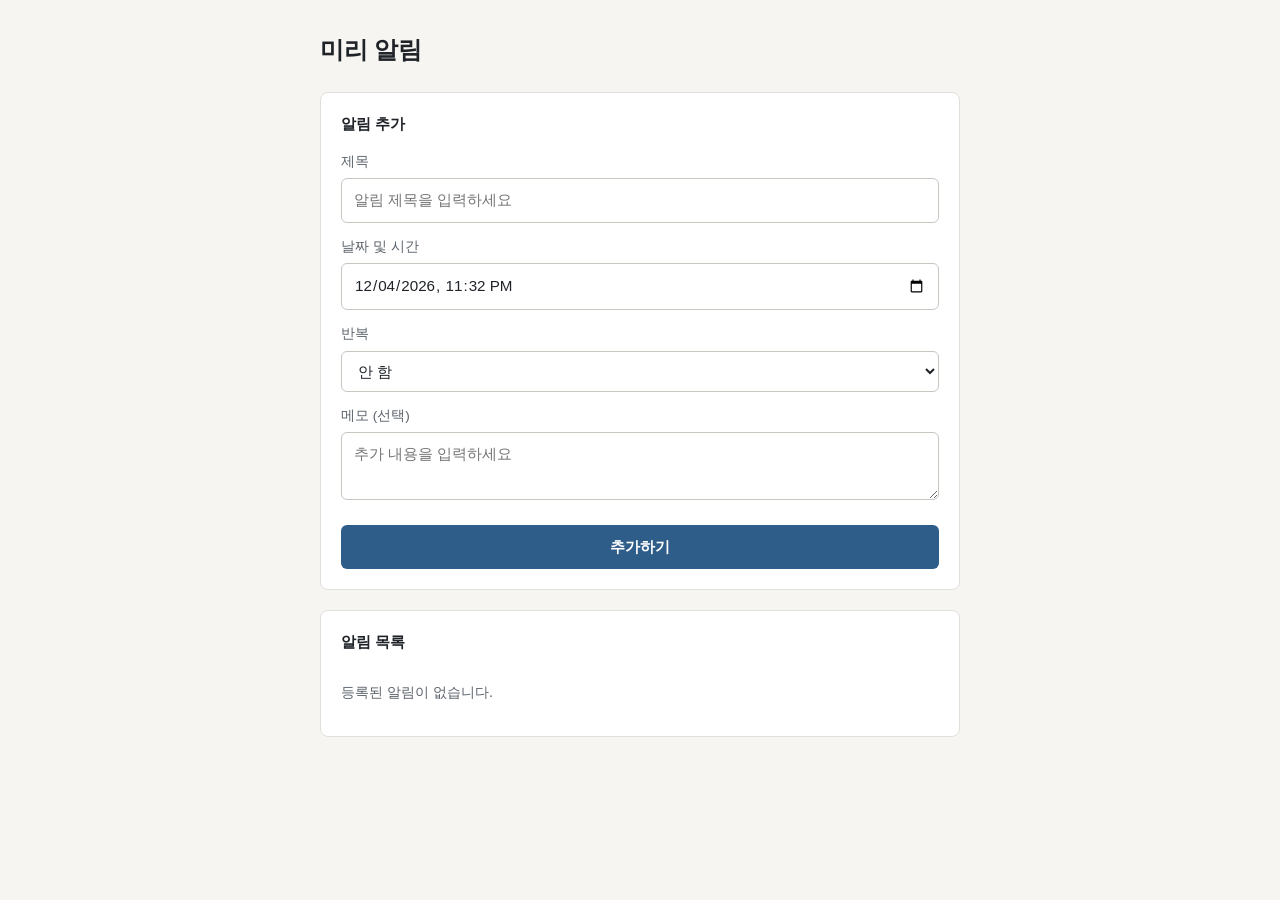
<file: index.html>
<!DOCTYPE html>
<html lang="ko">
<head>
  <meta charset="UTF-8" />
  <meta name="viewport" content="width=device-width, initial-scale=1.0" />
  <title>미리 알림</title>
  <link rel="stylesheet" href="style.css" />
</head>
<body>
  <div class="app">
    <header>
      <h1>미리 알림</h1>
    </header>

    <section class="add-reminder">
      <h2>알림 추가</h2>
      <form id="reminder-form">
        <div class="form-group">
          <label for="title">제목</label>
          <input type="text" id="title" placeholder="알림 제목을 입력하세요" required />
        </div>
        <div class="form-group">
          <label for="datetime">날짜 및 시간</label>
          <input type="datetime-local" id="datetime" required />
        </div>
        <div class="form-group">
          <label for="repeat">반복</label>
          <select id="repeat">
            <option value="">안 함</option>
            <option value="daily">매일</option>
            <option value="weekly">매주</option>
            <option value="monthly">매월</option>
          </select>
        </div>
        <div class="form-group">
          <label for="note">메모 (선택)</label>
          <textarea id="note" placeholder="추가 내용을 입력하세요" rows="2"></textarea>
        </div>
        <button type="submit">추가하기</button>
      </form>
    </section>

    <section class="reminder-list">
      <h2>알림 목록</h2>
      <div id="reminders-container">
        <p class="empty-msg" id="empty-msg">등록된 알림이 없습니다.</p>
      </div>
    </section>
  </div>

  <div id="notification-banner" class="notification-banner hidden">
    <span id="notification-text"></span>
    <button type="button" onclick="dismissNotification()">닫기</button>
  </div>

  <script src="app.js"></script>
</body>
</html>
</file>
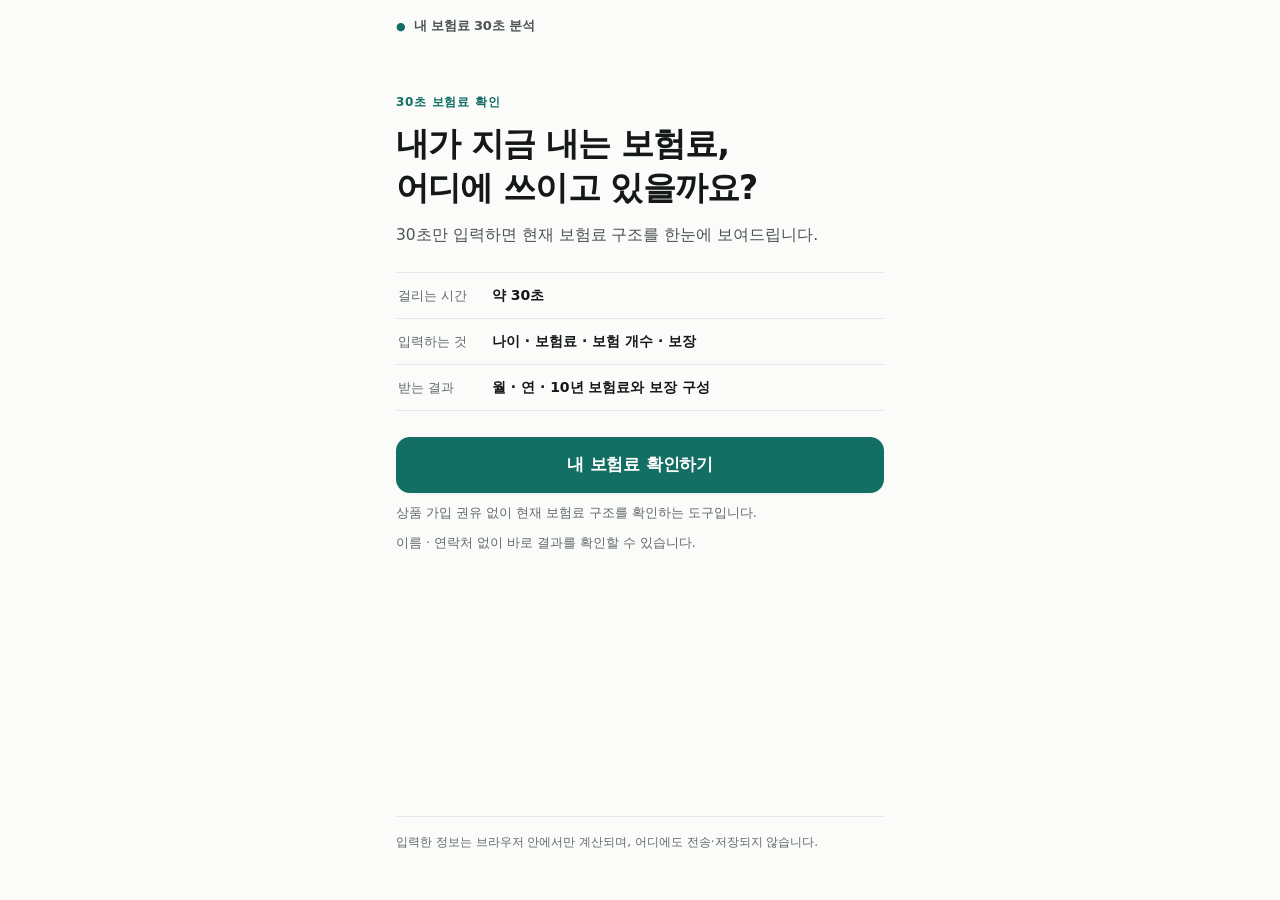
<file: insurance-check/index.html>
<!DOCTYPE html>
<html lang="ko">
<head>
<meta charset="UTF-8">
<meta name="viewport" content="width=device-width, initial-scale=1, viewport-fit=cover">
<meta name="color-scheme" content="light dark">
<meta name="description" content="매달 내는 보험료가 어디에 쓰이고 있는지 30초 만에 확인하는 도구입니다. 상품 가입 권유는 없습니다.">
<title>내 보험료 30초 분석</title>
<link rel="stylesheet" href="style.css">
</head>
<body>
<a class="skip-link" href="#main">본문으로 건너뛰기</a>

<div class="shell">

  <header class="topbar">
    <span class="wordmark" aria-hidden="true">●</span>
    <span class="wordmark-text">내 보험료 30초 분석</span>
    <div class="progress" id="progress" hidden>
      <div class="progress-dots" id="progress-dots" role="progressbar"
           aria-valuemin="1" aria-valuemax="5" aria-valuenow="1"
           aria-label="입력 진행 단계" aria-valuetext="5단계 중 1단계">
        <span class="dot"></span><span class="dot"></span><span class="dot"></span><span class="dot"></span><span class="dot"></span>
      </div>
      <span class="progress-text" id="progress-text">1 / 5</span>
    </div>
  </header>

  <main id="main">

    <!-- ═══ 인트로 ═══ -->
    <section class="screen intro" data-screen="intro" aria-labelledby="intro-h">
      <p class="eyebrow">30초 보험료 확인</p>
      <h1 id="intro-h" tabindex="-1">내가 지금 내는 보험료,<br>어디에 쓰이고 있을까요?</h1>
      <p class="lede">30초만 입력하면 현재 보험료 구조를 한눈에 보여드립니다.</p>

      <ul class="intro-facts">
        <li><span class="fact-k">걸리는 시간</span><span class="fact-v">약 30초</span></li>
        <li><span class="fact-k">입력하는 것</span><span class="fact-v">나이 · 보험료 · 보험 개수 · 보장</span></li>
        <li><span class="fact-k">받는 결과</span><span class="fact-v">월 · 연 · 10년 보험료와 보장 구성</span></li>
      </ul>

      <button type="button" class="btn btn-primary btn-lg" data-action="start">내 보험료 확인하기</button>
      <p class="fine">상품 가입 권유 없이 현재 보험료 구조를 확인하는 도구입니다.</p>
      <p class="fine">이름 · 연락처 없이 바로 결과를 확인할 수 있습니다.</p>
    </section>

    <!-- ═══ STEP 1 · 기본정보 ═══ -->
    <section class="screen step" data-screen="step1" data-step="1" hidden aria-labelledby="s1-h">
      <h2 id="s1-h" class="q" tabindex="-1">몇 살인가요?</h2>
      <div class="field">
        <label class="sr-only" for="age">나이</label>
        <div class="input-row">
          <input id="age" class="input input-num" type="text" inputmode="numeric"
                 autocomplete="off" placeholder="34" maxlength="3"
                 aria-describedby="age-err">
          <span class="unit">세</span>
        </div>
        <p class="err" id="age-err" role="alert"></p>
      </div>

      <h3 class="q q-sub" id="s1-gender">성별</h3>
      <div class="choice-grid cols-2" role="radiogroup" aria-labelledby="s1-gender" data-field="gender">
        <button type="button" class="choice" role="radio" aria-checked="false" data-value="male">남성</button>
        <button type="button" class="choice" role="radio" aria-checked="false" data-value="female">여성</button>
      </div>
      <p class="err" id="gender-err" role="alert"></p>

      <div class="actions">
        <button type="button" class="btn btn-ghost" data-action="back">이전</button>
        <button type="button" class="btn btn-primary" data-action="next">다음</button>
      </div>
    </section>

    <!-- ═══ STEP 2 · 보험료 ═══ -->
    <section class="screen step" data-screen="step2" data-step="2" hidden aria-labelledby="s2-h">
      <h2 id="s2-h" class="q" tabindex="-1">매달 보험료를 얼마 내고 있나요?</h2>
      <p class="hint">본인이 내고 있는 보험료를 모두 합해서 입력해주세요.</p>
      <div class="field">
        <label class="sr-only" for="premium">월 보험료</label>
        <div class="input-row">
          <input id="premium" class="input input-num" type="text" inputmode="numeric"
                 autocomplete="off" placeholder="300,000" aria-describedby="premium-err">
          <span class="unit">원</span>
        </div>
        <p class="err" id="premium-err" role="alert"></p>
      </div>

      <div class="preview" id="premium-preview" aria-live="polite" hidden>
        <div class="preview-row"><span>월</span><strong id="pv-month">—</strong></div>
        <div class="preview-row"><span>연간</span><strong id="pv-year">—</strong></div>
        <div class="preview-row"><span>10년</span><strong id="pv-ten">—</strong></div>
      </div>

      <div class="actions">
        <button type="button" class="btn btn-ghost" data-action="back">이전</button>
        <button type="button" class="btn btn-primary" data-action="next">다음</button>
      </div>
    </section>

    <!-- ═══ STEP 3 · 보험 개수 ═══ -->
    <section class="screen step" data-screen="step3" data-step="3" hidden aria-labelledby="s3-h">
      <h2 id="s3-h" class="q" tabindex="-1">현재 보험이 몇 개 정도 있나요?</h2>
      <p class="hint">정확하지 않아도 괜찮습니다. 대략적인 개수를 선택해주세요.</p>
      <div class="choice-grid cols-3" role="radiogroup" aria-labelledby="s3-h" data-field="policyCount">
        <button type="button" class="choice" role="radio" aria-checked="false" data-value="1">1개</button>
        <button type="button" class="choice" role="radio" aria-checked="false" data-value="2">2개</button>
        <button type="button" class="choice" role="radio" aria-checked="false" data-value="3">3개</button>
        <button type="button" class="choice" role="radio" aria-checked="false" data-value="4">4개</button>
        <button type="button" class="choice" role="radio" aria-checked="false" data-value="5">5개</button>
        <button type="button" class="choice" role="radio" aria-checked="false" data-value="6plus">6개 이상</button>
      </div>
      <p class="err" id="policyCount-err" role="alert"></p>

      <div class="actions">
        <button type="button" class="btn btn-ghost" data-action="back">이전</button>
        <button type="button" class="btn btn-primary" data-action="next">다음</button>
      </div>
    </section>

    <!-- ═══ STEP 4 · 보장 ═══ -->
    <section class="screen step" data-screen="step4" data-step="4" hidden aria-labelledby="s4-h">
      <h2 id="s4-h" class="q" tabindex="-1">어떤 보장을 가지고 있나요?</h2>
      <p class="hint">여러 개 선택할 수 있습니다. 잘 모르겠다면 <strong>잘 모르겠음</strong>을 선택해주세요.</p>
      <fieldset class="coverage-set">
        <legend class="sr-only">보장 영역 선택</legend>
        <div class="choice-grid cols-2" id="coverage-choices"></div>
      </fieldset>
      <p class="err" id="coverages-err" role="alert"></p>

      <div class="actions">
        <button type="button" class="btn btn-ghost" data-action="back">이전</button>
        <button type="button" class="btn btn-primary" data-action="next">다음</button>
      </div>
    </section>

    <!-- ═══ STEP 5 · 갱신형 ═══ -->
    <section class="screen step" data-screen="step5" data-step="5" hidden aria-labelledby="s5-h">
      <h2 id="s5-h" class="q" tabindex="-1">갱신형 보험이 있나요?</h2>
      <p class="hint">일정 기간마다 보험료가 다시 정해지는 형태의 보험입니다.</p>
      <div class="choice-grid cols-1" role="radiogroup" aria-labelledby="s5-h" data-field="renewal">
        <button type="button" class="choice" role="radio" aria-checked="false" data-value="yes">있음</button>
        <button type="button" class="choice" role="radio" aria-checked="false" data-value="no">없음</button>
        <button type="button" class="choice" role="radio" aria-checked="false" data-value="unknown">잘 모르겠음</button>
      </div>
      <p class="err" id="renewal-err" role="alert"></p>

      <div class="actions">
        <button type="button" class="btn btn-ghost" data-action="back">이전</button>
        <button type="button" class="btn btn-primary" data-action="next">결과 보기</button>
      </div>
    </section>

    <!-- ═══ 결과 ═══ -->
    <section class="screen result" data-screen="result" hidden aria-labelledby="res-h">
      <h2 id="res-h" class="sr-only" tabindex="-1">내 보험료 분석 결과</h2>

      <div class="hero">
        <p class="eyebrow">현재 보험료</p>
        <p class="hero-number"><span class="hero-prefix">월</span><span id="hero-monthly">0</span><span class="hero-unit">원</span></p>
      </div>

      <p class="hero-sentence" id="hero-sentence" aria-live="polite"></p>

      <h3 class="section-h">내 보험료 요약</h3>
      <div class="card-grid">
        <div class="stat-card">
          <p class="stat-k">매달</p>
          <p class="stat-v"><span id="stat-month">0</span><span class="stat-u">원</span></p>
        </div>
        <div class="stat-card">
          <p class="stat-k">1년</p>
          <p class="stat-v"><span id="stat-year">0</span><span class="stat-u">원</span></p>
        </div>
        <div class="stat-card">
          <p class="stat-k">10년</p>
          <p class="stat-v"><span id="stat-ten">0</span><span class="stat-u">원</span></p>
        </div>
        <div class="stat-card">
          <p class="stat-k">가입 보험</p>
          <p class="stat-v"><span id="stat-count">0</span></p>
        </div>
      </div>

      <h3 class="section-h">내 보험 구성</h3>
      <div class="panel">
        <div id="coverage-map" class="coverage-map"></div>
        <p class="coverage-groups" id="coverage-groups"></p>
        <div class="note-block">
          <p>보장 영역은 <strong>가입 여부를 기준으로 표시한 참고용 구성</strong>입니다. 실제 보험료가 각 보장에 얼마씩 배분되는지는 보험증권 확인이 필요합니다.</p>
          <p>선택하지 않은 항목은 미가입을 뜻하지 않으며, 이번 입력에서 선택하지 않았다는 의미입니다.</p>
        </div>
      </div>

      <h3 class="section-h">내가 선택한 보장</h3>
      <div class="tags" id="coverage-tags"></div>

      <h3 class="section-h">확인해볼 항목</h3>
      <ul class="checklist" id="checklist"></ul>

      <div class="cta-block">
        <p class="cta-eyebrow">내 보험을 제대로 확인해보고 싶다면</p>
        <p class="cta-lede">현재 가입한 보험을 기준으로<br>보험료 · 보장 · 갱신 여부 · 주요 특약을 한눈에 정리해 드립니다.</p>
        <ul class="cta-list">
          <li>보험료</li><li>보험 종류</li><li>주요 보장</li><li>갱신 여부</li><li>확인이 필요한 항목</li>
        </ul>
        <button type="button" class="btn btn-primary btn-lg" data-action="to-lead">내 보험 1페이지로 정리받기</button>
        <p class="fine">선택사항이며, 원하지 않는 경우 결과만 확인하고 종료할 수 있습니다.</p>
      </div>

      <div class="disclaimer">
        <p>본 결과는 사용자가 입력한 정보를 바탕으로 한 단순 참고용 분석입니다. 실제 보장내용, 보험료, 계약조건은 보험증권 및 약관을 확인해야 정확하게 확인할 수 있습니다.</p>
        <p>이 서비스는 사용자의 입력만으로 보험 가입 필요 여부를 판단하거나 특정 상품 가입을 권유하지 않습니다.</p>
      </div>

      <button type="button" class="btn btn-text" data-action="restart">처음부터 다시 입력하기</button>
    </section>

    <!-- ═══ 상세 분석 신청 ═══ -->
    <section class="screen" data-screen="lead" hidden aria-labelledby="lead-h">
      <h2 id="lead-h" class="q" tabindex="-1">내 보험을 더 자세히 확인해보세요.</h2>
      <p class="hint">현재 가입한 보험을 기준으로 보험 구조를 보기 쉽게 정리해드립니다.</p>

      <form id="lead-form" novalidate>
        <div class="field">
          <label class="lbl" for="lead-name">이름</label>
          <input id="lead-name" name="name" class="input" type="text" autocomplete="name"
                 maxlength="20" placeholder="홍길동" aria-describedby="lead-name-err">
          <p class="err" id="lead-name-err" role="alert"></p>
        </div>

        <div class="field">
          <span class="lbl" id="lead-channel-lbl">원하는 상담 방식</span>
          <div class="choice-grid cols-3" role="radiogroup" aria-labelledby="lead-channel-lbl" data-field="channel">
            <button type="button" class="choice" role="radio" aria-checked="false" data-value="kakao">카카오톡</button>
            <button type="button" class="choice" role="radio" aria-checked="false" data-value="call">전화</button>
            <button type="button" class="choice" role="radio" aria-checked="false" data-value="sms">문자</button>
          </div>
          <p class="err" id="lead-channel-err" role="alert"></p>
        </div>

        <div class="field">
          <label class="lbl" for="lead-contact">연락처</label>
          <input id="lead-contact" name="contact" class="input" type="tel" inputmode="numeric"
                 autocomplete="tel" maxlength="13" placeholder="010-1234-5678" aria-describedby="lead-contact-err">
          <p class="err" id="lead-contact-err" role="alert"></p>
        </div>

        <div class="field-2">
          <div class="field">
            <label class="lbl" for="lead-count">현재 보험 개수</label>
            <input id="lead-count" name="policyCount" class="input" type="text" inputmode="numeric"
                   maxlength="8" aria-describedby="lead-count-err">
            <p class="err" id="lead-count-err" role="alert"></p>
          </div>
          <div class="field">
            <label class="lbl" for="lead-premium">월 보험료</label>
            <div class="input-row">
              <input id="lead-premium" name="monthlyPremium" class="input input-num" type="text"
                     inputmode="numeric" maxlength="13" aria-describedby="lead-premium-err">
              <span class="unit">원</span>
            </div>
            <p class="err" id="lead-premium-err" role="alert"></p>
          </div>
        </div>

        <div class="consent">
          <label class="consent-row">
            <input type="checkbox" id="lead-consent" aria-describedby="lead-consent-err">
            <span><strong>(필수)</strong> 개인정보 수집 · 이용에 동의합니다.</span>
          </label>
          <p class="err" id="lead-consent-err" role="alert"></p>
          <details class="consent-detail">
            <summary>수집 항목과 이용 목적 보기</summary>
            <ul>
              <li><strong>수집 항목</strong> · 이름, 연락처, 상담 방식, 보험 개수, 월 보험료</li>
              <li><strong>이용 목적</strong> · 보험 구조 정리 결과 안내 및 상담 연락</li>
              <li><strong>보유 기간</strong> · 목적 달성 후 지체 없이 파기</li>
              <li><strong>거부 권리</strong> · 동의를 거부할 수 있으며, 이 경우 상담 연락이 제공되지 않습니다.</li>
            </ul>
          </details>
        </div>

        <p class="err err-form" id="lead-form-err" role="alert"></p>

        <button type="submit" class="btn btn-primary btn-lg" id="lead-submit">정리 요청 보내기</button>
        <p class="fine">보험증권 파일 업로드는 지금 단계에서는 받지 않습니다.</p>
        <button type="button" class="btn btn-text" data-action="back-to-result">결과 화면으로 돌아가기</button>
      </form>
    </section>

    <!-- ═══ 완료 ═══ -->
    <section class="screen done" data-screen="done" hidden aria-labelledby="done-h">
      <p class="done-mark" aria-hidden="true">✓</p>
      <h2 id="done-h" class="q" tabindex="-1">요청이 접수되었습니다.</h2>
      <p class="lede" id="done-msg">입력하신 연락 방법으로 보험 구조 정리 결과를 안내해 드리겠습니다.</p>
      <p class="fine" id="done-note"></p>
      <button type="button" class="btn btn-ghost" data-action="back-to-result">결과 화면으로 돌아가기</button>
    </section>

  </main>

  <footer class="foot">
    <p id="foot-note">입력한 정보는 브라우저 안에서만 계산되며, 어디에도 전송·저장되지 않습니다.</p>
  </footer>

</div>

<script src="app.js"></script>
</body>
</html>
</file>
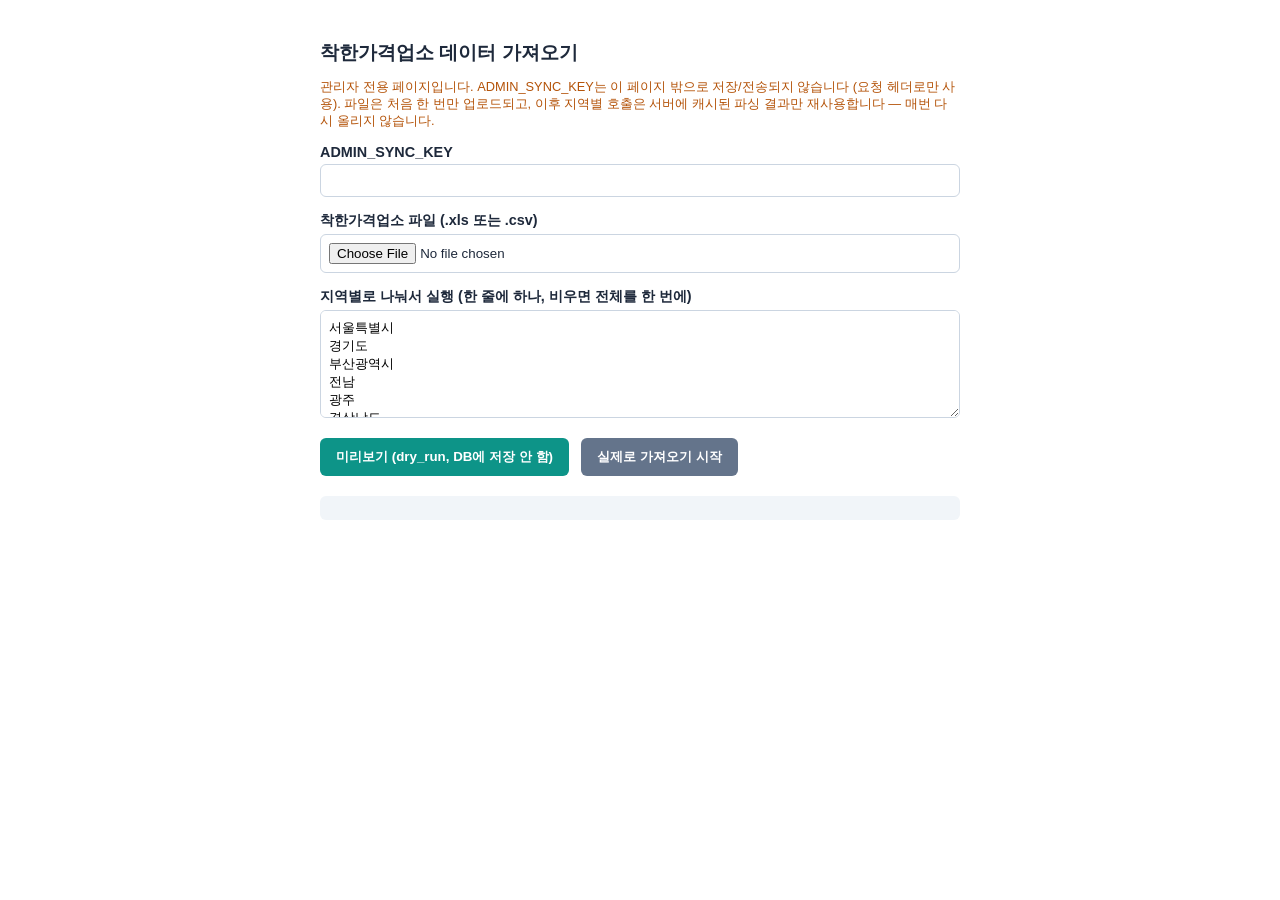
<file: savemap/frontend/admin-import.html>
<!DOCTYPE html>
<html lang="ko">
<head>
<meta charset="UTF-8" />
<title>쓸모 관리자 - 착한가격업소 가져오기</title>
<style>
  body { font-family: -apple-system, sans-serif; max-width: 640px; margin: 40px auto; padding: 0 16px; color: #1e293b; }
  h1 { font-size: 1.2rem; }
  label { display: block; margin: 14px 0 4px; font-weight: 600; font-size: 0.9rem; }
  input[type=password], input[type=file], input[type=text] { width: 100%; padding: 8px; border: 1px solid #cbd5e1; border-radius: 6px; box-sizing: border-box; }
  button { margin-top: 16px; padding: 10px 16px; border: none; border-radius: 6px; background: #0d9488; color: white; font-weight: 700; cursor: pointer; }
  button:disabled { background: #94a3b8; cursor: default; }
  button.secondary { background: #64748b; margin-left: 8px; }
  #log { margin-top: 20px; padding: 12px; background: #f1f5f9; border-radius: 6px; font-size: 0.82rem; white-space: pre-wrap; max-height: 420px; overflow-y: auto; }
  .warn { color: #b45309; font-size: 0.8rem; }
</style>
</head>
<body>
  <h1>착한가격업소 데이터 가져오기</h1>
  <p class="warn">관리자 전용 페이지입니다. ADMIN_SYNC_KEY는 이 페이지 밖으로 저장/전송되지 않습니다 (요청 헤더로만 사용).
  파일은 처음 한 번만 업로드되고, 이후 지역별 호출은 서버에 캐시된 파싱 결과만 재사용합니다 — 매번 다시 올리지 않습니다.</p>

  <label for="key">ADMIN_SYNC_KEY</label>
  <input type="password" id="key" autocomplete="off" />

  <label for="file">착한가격업소 파일 (.xls 또는 .csv)</label>
  <input type="file" id="file" accept=".xls,.xlsx,.csv" />

  <label for="regions">지역별로 나눠서 실행 (한 줄에 하나, 비우면 전체를 한 번에)</label>
  <textarea id="regions" rows="6" style="width:100%; box-sizing:border-box; padding:8px; border:1px solid #cbd5e1; border-radius:6px;">서울특별시
경기도
부산광역시
전남
광주
경상남도
경상북도
강원
충청남도
대전광역시
대구광역시
인천광역시
전북
충청북도
제주
울산광역시
세종특별자치시</textarea>

  <div>
    <button id="dryrun-btn">미리보기 (dry_run, DB에 저장 안 함)</button>
    <button id="run-btn" class="secondary">실제로 가져오기 시작</button>
  </div>

  <div id="log"></div>

<script>
const logEl = document.getElementById('log');
function log(msg) {
  logEl.textContent += msg + '\n';
  logEl.scrollTop = logEl.scrollHeight;
}

// 서울처럼 지역 하나가 커도(1,989건) 이 크기 단위로 더 쪼개서 여러 번 호출한다 —
// 지역만으로 나누는 걸로는 배포 환경(Render) 타임아웃(502)을 못 피했다. 이제 파일
// 재업로드/재파싱은 없앴으니(아래 ensureUploaded), 이 크기는 순전히 지오코딩+DB
// 저장 시간(요청 하나당 처리 시간)만 좌우한다.
const CHUNK_SIZE = 200;

// 파일은 최초 1번만 /import/good-price-file로 업로드해서 서버 메모리에 파싱 결과를
// 캐시해두고(import_id), 이후 지역×offset 조합은 그 import_id만 참조하는
// /import/good-price-run을 호출한다 — 예전엔 청크마다(17MB 파일 기준 수십~수백 번)
// 파일 전체를 다시 업로드하고 다시 파싱해서 체감상 매우 느렸다(실제로 겪은 문제,
// 2026-08-11). 같은 파일이면 재업로드하지 않도록 시그니처로 캐시한다.
let currentImportId = null;
let currentFileSignature = null;

async function ensureUploaded(file, key, force = false) {
  const sig = `${file.name}|${file.size}|${file.lastModified}`;
  if (!force && currentImportId && currentFileSignature === sig) return currentImportId;

  log(force ? '파일 재업로드 중... (서버 캐시가 만료된 것 같습니다)' : '파일 업로드 중... (한 번만 업로드합니다)');
  const form = new FormData();
  form.append('file', file);
  const resp = await fetch('/v1/admin/import/good-price-file', {
    method: 'POST',
    headers: { 'X-Admin-Key': key },
    body: form,
  });
  const data = await resp.json().catch(() => null);
  if (!resp.ok) throw new Error(`HTTP ${resp.status}: ${JSON.stringify(data)}`);
  log(`업로드 완료: 원본 ${data.raw_rows}행 → 사용 가능 ${data.usable_rows}행 (지오코딩 필요 ${data.needs_geocoding}건)`);
  currentImportId = data.import_id;
  currentFileSignature = sig;
  return currentImportId;
}

async function callImportRun(importId, region, dryRun, key, offset) {
  const params = new URLSearchParams({ import_id: importId });
  if (region) params.set('region', region);
  if (dryRun) params.set('dry_run', 'true');
  else {
    params.set('offset', String(offset || 0));
    params.set('limit', String(CHUNK_SIZE));
  }
  const resp = await fetch(`/v1/admin/import/good-price-run?${params.toString()}`, {
    method: 'POST',
    headers: { 'X-Admin-Key': key },
  });
  const data = await resp.json().catch(() => null);
  if (!resp.ok) {
    throw new Error(`HTTP ${resp.status}: ${JSON.stringify(data)}`);
  }
  return data;
}

async function runAll(dryRun) {
  const fileInput = document.getElementById('file');
  const file = fileInput.files[0];
  if (!file) { alert('파일을 선택해주세요.'); return; }
  // 입력창 값은 시작할 때 딱 한 번만 읽어서 끝까지 재사용한다 — 매 요청마다 새로
  // 읽으면, 긴 작업 도중 브라우저가 비밀번호 칸을 비우는 경우(자동완성/보안 정책 등)
  // 중간부터 401이 나는 문제가 있었다.
  const key = document.getElementById('key').value;
  if (!key) { alert('ADMIN_SYNC_KEY를 입력해주세요.'); return; }

  const regionsRaw = document.getElementById('regions').value.trim();
  const regions = regionsRaw ? regionsRaw.split('\n').map((s) => s.trim()).filter(Boolean) : [null];

  document.getElementById('dryrun-btn').disabled = true;
  document.getElementById('run-btn').disabled = true;
  logEl.textContent = '';

  let importId;
  try {
    importId = await ensureUploaded(file, key);
  } catch (err) {
    log(`업로드 오류: ${err.message}`);
    document.getElementById('dryrun-btn').disabled = false;
    document.getElementById('run-btn').disabled = false;
    return;
  }

  log(`시작: ${regions.length}개 구간 (${dryRun ? '미리보기 모드' : `실제 저장, ${CHUNK_SIZE}건씩 나눠서`})`);

  const totals = { usable_rows: 0, places_created: 0, menu_items_created: 0, menu_items_updated: 0, failed_rows: 0 };
  outer:
  for (const region of regions) {
    log(`\n▶ ${region || '전체'} 처리 중...`);
    if (dryRun) {
      try {
        const result = await callImportRun(importId, region, dryRun, key, 0);
        log(JSON.stringify(result, null, 2));
      } catch (err) {
        log(`오류: ${err.message}`);
      }
      continue;
    }

    // 실제 저장 모드: done=true가 될 때까지 같은 region을 offset만 바꿔가며 반복 호출
    let offset = 0;
    let done = false;
    let pageNum = 1;
    while (!done) {
      try {
        const result = await callImportRun(importId, region, dryRun, key, offset);
        log(`  [${pageNum}페이지, offset ${offset}] ${JSON.stringify(result)}`);
        for (const k of Object.keys(totals)) {
          if (typeof result[k] === 'number') totals[k] += result[k];
        }
        offset = result.next_offset;
        done = result.done;
        pageNum++;
      } catch (err) {
        log(`오류: ${err.message}`);
        if (err.message.includes('HTTP 401')) {
          log('\n키 인증 실패라 중단합니다. ADMIN_SYNC_KEY를 확인하고 다시 시작해주세요.');
          break outer;
        }
        if (err.message.includes('import_id')) {
          // 서버(Render 무료 플랜)가 오래 쉬다가 재시작되면 메모리 캐시가 날아간다 —
          // 그럴 땐 같은 파일을 다시 올려서(재업로드) 같은 offset부터 이어간다.
          try {
            importId = await ensureUploaded(file, key, true);
            continue;
          } catch (e2) {
            log(`재업로드 실패: ${e2.message}`);
            break outer;
          }
        }
        log(`  이 페이지(offset ${offset})는 건너뛰고 다음 묶음으로 계속합니다...`);
        offset += CHUNK_SIZE; // 이 페이지는 포기하고 다음 구간으로 넘어가 전체가 멈추지 않게 함
      }
    }
  }
  log(`\n=== 전체 합계 ===\n${JSON.stringify(totals, null, 2)}`);

  document.getElementById('dryrun-btn').disabled = false;
  document.getElementById('run-btn').disabled = false;
}

document.getElementById('dryrun-btn').addEventListener('click', () => runAll(true));
document.getElementById('run-btn').addEventListener('click', () => {
  if (confirm('실제로 DB에 저장합니다. 계속할까요?')) runAll(false);
});
</script>
</body>
</html>
</file>
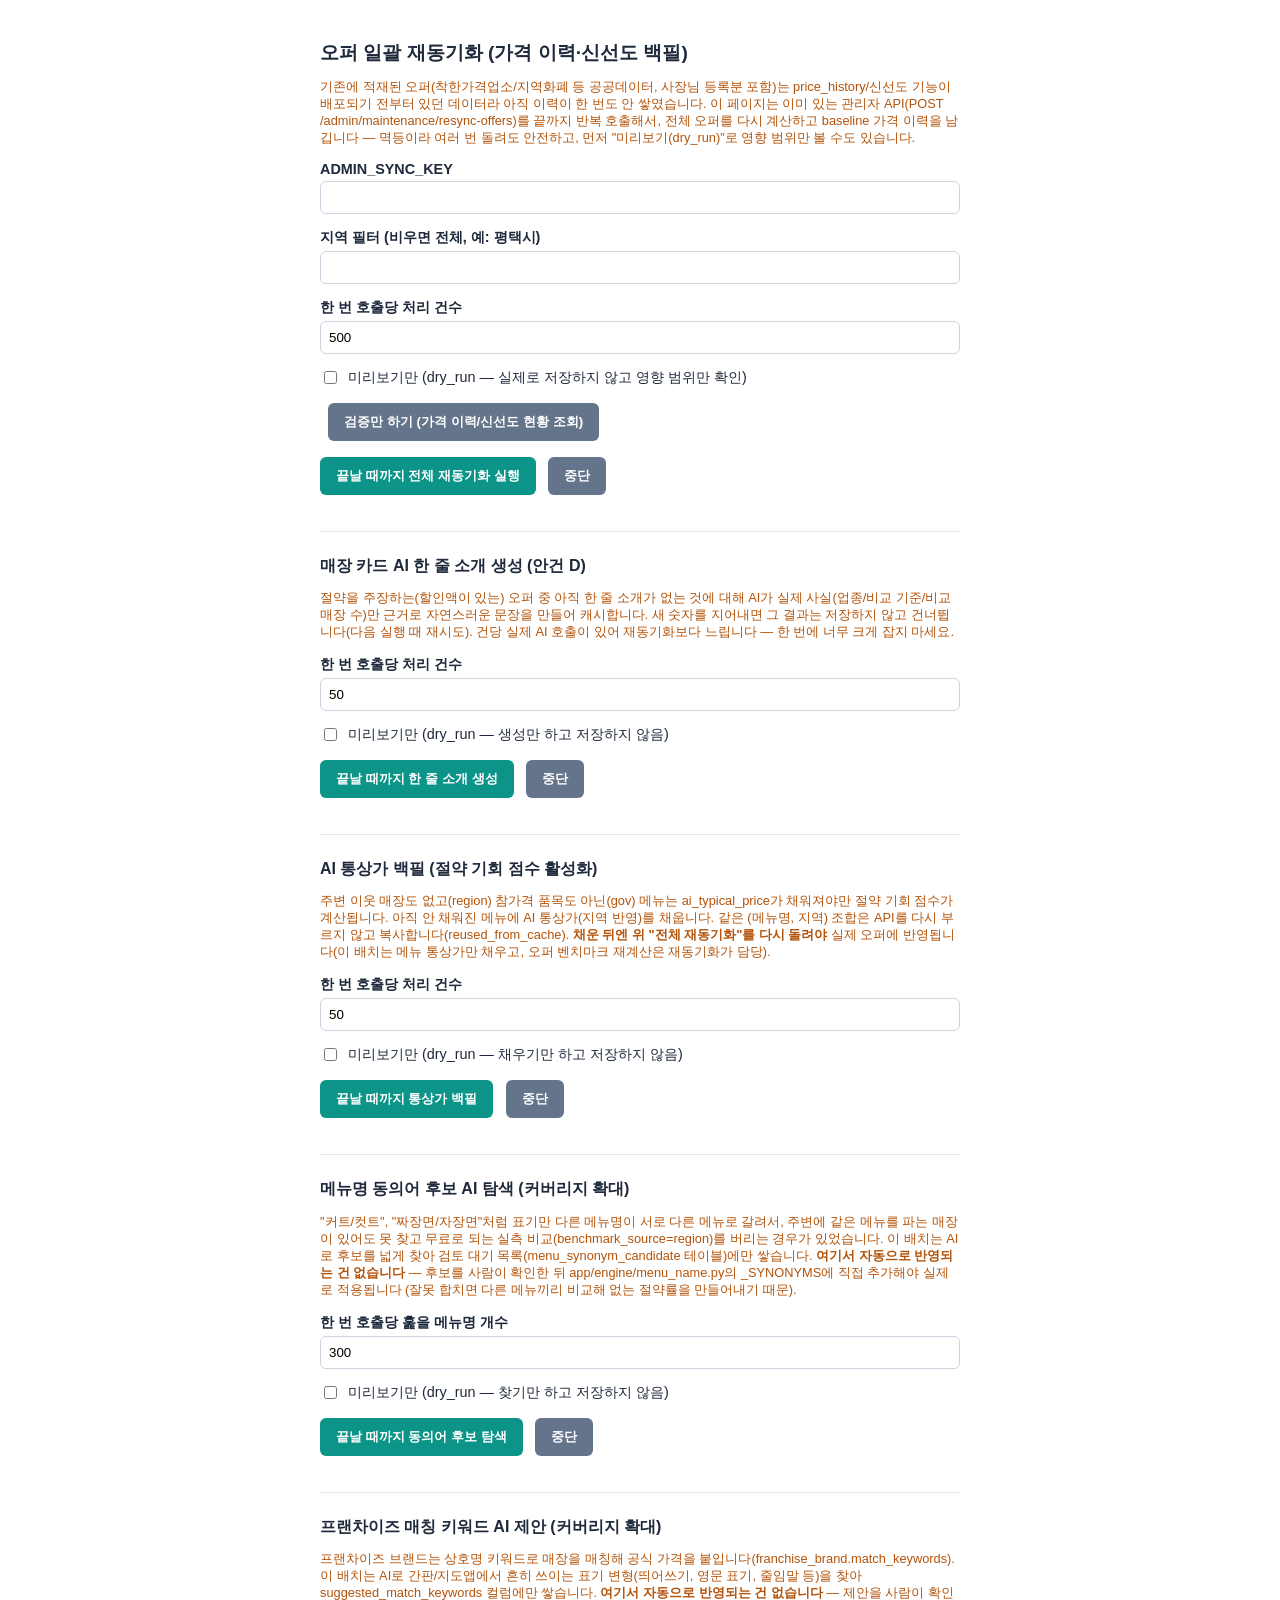
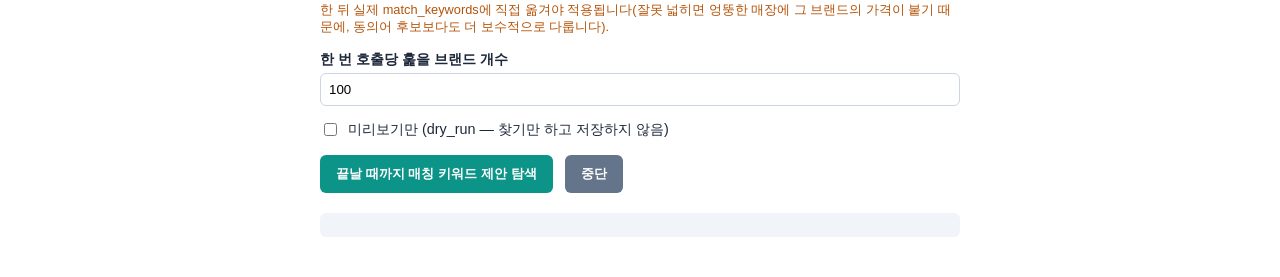
<file: savemap/frontend/admin-maintenance.html>
<!DOCTYPE html>
<html lang="ko">
<head>
<meta charset="UTF-8" />
<title>쓸모 관리자 - 오퍼 유지보수</title>
<style>
  body { font-family: -apple-system, sans-serif; max-width: 640px; margin: 40px auto; padding: 0 16px; color: #1e293b; }
  h1 { font-size: 1.2rem; }
  h2 { font-size: 1rem; margin-top: 36px; border-top: 1px solid #e2e8f0; padding-top: 24px; }
  label { display: block; margin: 14px 0 4px; font-weight: 600; font-size: 0.9rem; }
  input[type=password], input[type=text], input[type=number] { width: 100%; padding: 8px; border: 1px solid #cbd5e1; border-radius: 6px; box-sizing: border-box; }
  button { margin-top: 16px; padding: 10px 16px; border: none; border-radius: 6px; background: #0d9488; color: white; font-weight: 700; cursor: pointer; }
  button:disabled { background: #94a3b8; cursor: default; }
  button.secondary { background: #64748b; margin-left: 8px; }
  #log { margin-top: 20px; padding: 12px; background: #f1f5f9; border-radius: 6px; font-size: 0.82rem; white-space: pre-wrap; max-height: 480px; overflow-y: auto; }
  .warn { color: #b45309; font-size: 0.8rem; }
  .row { display: flex; gap: 8px; align-items: center; }
  .row label { margin: 0; font-weight: 500; }
  progress { width: 100%; margin-top: 16px; }
</style>
</head>
<body>
  <h1>오퍼 일괄 재동기화 (가격 이력·신선도 백필)</h1>
  <p class="warn">기존에 적재된 오퍼(착한가격업소/지역화폐 등 공공데이터, 사장님 등록분 포함)는
  price_history/신선도 기능이 배포되기 전부터 있던 데이터라 아직 이력이 한 번도 안 쌓였습니다.
  이 페이지는 이미 있는 관리자 API(POST /admin/maintenance/resync-offers)를 끝까지 반복
  호출해서, 전체 오퍼를 다시 계산하고 baseline 가격 이력을 남깁니다 — 멱등이라 여러 번 돌려도
  안전하고, 먼저 "미리보기(dry_run)"로 영향 범위만 볼 수도 있습니다.</p>

  <label for="key">ADMIN_SYNC_KEY</label>
  <input type="password" id="key" autocomplete="off" />

  <label for="region">지역 필터 (비우면 전체, 예: 평택시)</label>
  <input type="text" id="region" />

  <label for="page-limit">한 번 호출당 처리 건수</label>
  <input type="number" id="page-limit" value="500" min="50" max="2000" />

  <div class="row" style="margin-top: 14px;">
    <input type="checkbox" id="dry-run" />
    <label for="dry-run">미리보기만 (dry_run — 실제로 저장하지 않고 영향 범위만 확인)</label>
  </div>

  <div>
    <button id="verify-btn" class="secondary">검증만 하기 (가격 이력/신선도 현황 조회)</button>
  </div>

  <div>
    <button id="run-btn">끝날 때까지 전체 재동기화 실행</button>
    <button id="stop-btn" class="secondary" disabled>중단</button>
  </div>
  <progress id="progress" value="0" max="1" hidden></progress>

  <h2>매장 카드 AI 한 줄 소개 생성 (안건 D)</h2>
  <p class="warn">절약을 주장하는(할인액이 있는) 오퍼 중 아직 한 줄 소개가 없는 것에
  대해 AI가 실제 사실(업종/비교 기준/비교 매장 수)만 근거로 자연스러운 문장을 만들어
  캐시합니다. 새 숫자를 지어내면 그 결과는 저장하지 않고 건너뜁니다(다음 실행 때
  재시도). 건당 실제 AI 호출이 있어 재동기화보다 느립니다 — 한 번에 너무 크게 잡지
  마세요.</p>

  <label for="blurb-limit">한 번 호출당 처리 건수</label>
  <input type="number" id="blurb-limit" value="50" min="10" max="500" />

  <div class="row" style="margin-top: 14px;">
    <input type="checkbox" id="blurb-dry-run" />
    <label for="blurb-dry-run">미리보기만 (dry_run — 생성만 하고 저장하지 않음)</label>
  </div>

  <div>
    <button id="blurb-run-btn">끝날 때까지 한 줄 소개 생성</button>
    <button id="blurb-stop-btn" class="secondary" disabled>중단</button>
  </div>
  <progress id="blurb-progress" value="0" max="1" hidden></progress>

  <h2>AI 통상가 백필 (절약 기회 점수 활성화)</h2>
  <p class="warn">주변 이웃 매장도 없고(region) 참가격 품목도 아닌(gov) 메뉴는
  ai_typical_price가 채워져야만 절약 기회 점수가 계산됩니다. 아직 안 채워진
  메뉴에 AI 통상가(지역 반영)를 채웁니다. 같은 (메뉴명, 지역) 조합은 API를 다시
  부르지 않고 복사합니다(reused_from_cache). <b>채운 뒤엔 위 "전체 재동기화"를
  다시 돌려야</b> 실제 오퍼에 반영됩니다(이 배치는 메뉴 통상가만 채우고, 오퍼
  벤치마크 재계산은 재동기화가 담당).</p>

  <label for="typical-price-limit">한 번 호출당 처리 건수</label>
  <input type="number" id="typical-price-limit" value="50" min="10" max="500" />

  <div class="row" style="margin-top: 14px;">
    <input type="checkbox" id="typical-price-dry-run" />
    <label for="typical-price-dry-run">미리보기만 (dry_run — 채우기만 하고 저장하지 않음)</label>
  </div>

  <div>
    <button id="typical-price-run-btn">끝날 때까지 통상가 백필</button>
    <button id="typical-price-stop-btn" class="secondary" disabled>중단</button>
  </div>
  <progress id="typical-price-progress" value="0" max="1" hidden></progress>

  <h2>메뉴명 동의어 후보 AI 탐색 (커버리지 확대)</h2>
  <p class="warn">"커트/컷트", "짜장면/자장면"처럼 표기만 다른 메뉴명이 서로 다른
  메뉴로 갈려서, 주변에 같은 메뉴를 파는 매장이 있어도 못 찾고 무료로 되는 실측
  비교(benchmark_source=region)를 버리는 경우가 있었습니다. 이 배치는 AI로 후보를
  넓게 찾아 검토 대기 목록(menu_synonym_candidate 테이블)에만 쌓습니다.
  <b>여기서 자동으로 반영되는 건 없습니다</b> — 후보를 사람이 확인한 뒤
  app/engine/menu_name.py의 _SYNONYMS에 직접 추가해야 실제로 적용됩니다
  (잘못 합치면 다른 메뉴끼리 비교해 없는 절약률을 만들어내기 때문).</p>

  <label for="synonym-limit">한 번 호출당 훑을 메뉴명 개수</label>
  <input type="number" id="synonym-limit" value="300" min="60" max="1000" />

  <div class="row" style="margin-top: 14px;">
    <input type="checkbox" id="synonym-dry-run" />
    <label for="synonym-dry-run">미리보기만 (dry_run — 찾기만 하고 저장하지 않음)</label>
  </div>

  <div>
    <button id="synonym-run-btn">끝날 때까지 동의어 후보 탐색</button>
    <button id="synonym-stop-btn" class="secondary" disabled>중단</button>
  </div>
  <progress id="synonym-progress" value="0" max="1" hidden></progress>

  <h2>프랜차이즈 매칭 키워드 AI 제안 (커버리지 확대)</h2>
  <p class="warn">프랜차이즈 브랜드는 상호명 키워드로 매장을 매칭해 공식 가격을
  붙입니다(franchise_brand.match_keywords). 이 배치는 AI로 간판/지도앱에서 흔히
  쓰이는 표기 변형(띄어쓰기, 영문 표기, 줄임말 등)을 찾아
  suggested_match_keywords 컬럼에만 쌓습니다.
  <b>여기서 자동으로 반영되는 건 없습니다</b> — 제안을 사람이 확인한 뒤
  실제 match_keywords에 직접 옮겨야 적용됩니다(잘못 넓히면 엉뚱한 매장에
  그 브랜드의 가격이 붙기 때문에, 동의어 후보보다도 더 보수적으로 다룹니다).</p>

  <label for="franchise-kw-limit">한 번 호출당 훑을 브랜드 개수</label>
  <input type="number" id="franchise-kw-limit" value="100" min="1" max="500" />

  <div class="row" style="margin-top: 14px;">
    <input type="checkbox" id="franchise-kw-dry-run" />
    <label for="franchise-kw-dry-run">미리보기만 (dry_run — 찾기만 하고 저장하지 않음)</label>
  </div>

  <div>
    <button id="franchise-kw-run-btn">끝날 때까지 매칭 키워드 제안 탐색</button>
    <button id="franchise-kw-stop-btn" class="secondary" disabled>중단</button>
  </div>
  <progress id="franchise-kw-progress" value="0" max="1" hidden></progress>

  <div id="log"></div>

<script>
const logEl = document.getElementById('log');
function log(msg) {
  logEl.textContent += (typeof msg === 'string' ? msg : JSON.stringify(msg, null, 2)) + '\n';
  logEl.scrollTop = logEl.scrollHeight;
}

function getKey() {
  const key = document.getElementById('key').value;
  if (!key) alert('ADMIN_SYNC_KEY를 입력해주세요.');
  return key;
}

async function callResync(key, { region, offset, limit, dryRun }) {
  const params = { offset, limit, dry_run: dryRun };
  if (region) params.region = region;
  const qs = new URLSearchParams(Object.entries(params).filter(([, v]) => v !== '' && v != null));
  const url = `/v1/admin/maintenance/resync-offers?${qs.toString()}`;
  const resp = await fetch(url, { method: 'POST', headers: { 'X-Admin-Key': key } });
  const data = await resp.json().catch(() => null);
  if (!resp.ok) throw new Error(`HTTP ${resp.status}: ${JSON.stringify(data)}`);
  return data;
}

async function verifyOnly() {
  const key = getKey();
  if (!key) return;
  const region = document.getElementById('region').value.trim();
  const qs = region ? `?region=${encodeURIComponent(region)}` : '';
  try {
    const resp = await fetch(`/v1/admin/places/stats${qs}`, { headers: { 'X-Admin-Key': key } });
    const data = await resp.json().catch(() => null);
    if (!resp.ok) throw new Error(`HTTP ${resp.status}: ${JSON.stringify(data)}`);
    log('--- 검증 결과 ---');
    log(`전체 매장: ${data.total_places}`);
    log(`가격 보유 매장: ${data.price_coverage.places_with_price} (${data.price_coverage.coverage_pct}%)`);
    log(`가격 이력(price_history) 총 행: ${data.price_history.total_rows}, 현재 유효 행: ${data.price_history.current_rows}`);
    log(`신선도 분포(현재 유효 행 기준): ${JSON.stringify(data.price_history.freshness_breakdown)}`);
  } catch (err) {
    log(`오류: ${err.message}`);
  }
}

document.getElementById('verify-btn').addEventListener('click', verifyOnly);

let stopRequested = false;

async function runLoop() {
  const key = getKey();
  if (!key) return;
  const region = document.getElementById('region').value.trim();
  const limit = parseInt(document.getElementById('page-limit').value, 10) || 500;
  const dryRun = document.getElementById('dry-run').checked;

  const runBtn = document.getElementById('run-btn');
  const stopBtn = document.getElementById('stop-btn');
  const progressEl = document.getElementById('progress');
  stopRequested = false;
  runBtn.disabled = true;
  stopBtn.disabled = false;
  progressEl.hidden = false;
  progressEl.removeAttribute('max'); // 전체 건수를 모르니 처음엔 진행 중(indeterminate) 표시
  logEl.textContent = '';
  log(`시작 (region=${region || '전체'}, limit=${limit}, dry_run=${dryRun})`);

  let offset = 0;
  let totalScanned = 0, totalResynced = 0, totalChanged = 0, totalSkipped = 0;
  const totalTransitions = {};
  let round = 1;

  // 안전장치: 최대 500라운드(=limit 500 기준 최대 25만 건)까지만 — 그 이상이면
  // 뭔가 끝나지 않는 상태라는 뜻이라 무한루프를 막는다.
  for (; round <= 500; round++) {
    if (stopRequested) { log('\n사용자가 중단했습니다.'); break; }
    let result;
    try {
      result = await callResync(key, { region, offset, limit, dryRun });
    } catch (err) {
      log(`\n오류(offset=${offset}): ${err.message}`);
      log('네트워크/서버 오류일 수 있습니다 — 위 offset부터 다시 시작하려면 아무 필드나 건드리지 말고 그냥 다시 눌러주세요 (재시도해도 안전, 멱등).');
      break;
    }
    totalScanned += result.scanned;
    totalResynced += result.resynced;
    totalChanged += result.changed;
    totalSkipped += result.skipped_no_geom;
    for (const [k, v] of Object.entries(result.benchmark_transitions || {})) {
      totalTransitions[k] = (totalTransitions[k] || 0) + v;
    }
    log(`▶ ${round}회차 offset=${offset} → scanned=${result.scanned} resynced=${result.resynced} changed=${result.changed} skipped_no_geom=${result.skipped_no_geom}${(result.failed || []).length ? ` failed=${result.failed.length}` : ''}`);
    if (result.failed && result.failed.length) {
      log(`   실패 상세(최대 5건): ${JSON.stringify(result.failed.slice(0, 5))}`);
    }
    if (result.done) {
      log(`\n✅ 전체 완료 — 누적 scanned=${totalScanned} resynced=${totalResynced} changed=${totalChanged}(벤치마크 소스가 바뀐 건) skipped_no_geom=${totalSkipped}`);
      log(`전이 요약: ${JSON.stringify(totalTransitions, null, 2)}`);
      if (dryRun) log('\n(dry_run이라 실제로는 아무것도 저장되지 않았습니다 — 결과가 괜찮으면 미리보기 체크를 끄고 다시 실행하세요.)');
      break;
    }
    offset = result.next_offset;
  }

  runBtn.disabled = false;
  stopBtn.disabled = true;
  progressEl.hidden = true;
}

document.getElementById('run-btn').addEventListener('click', runLoop);
document.getElementById('stop-btn').addEventListener('click', () => { stopRequested = true; });

// --- 안건 D: 매장 카드 AI 한 줄 소개 생성 --- 위 재동기화 루프와 완전히 같은
// 패턴(next_offset이 done:true 나올 때까지 이어서 호출)이라 별도 상태
// 변수(blurbStopRequested)만 두고 로직은 그대로 재사용한다.
let blurbStopRequested = false;

async function callBlurbBackfill(key, { offset, limit, dryRun }) {
  const params = { offset, limit, dry_run: dryRun };
  const qs = new URLSearchParams(Object.entries(params).filter(([, v]) => v !== '' && v != null));
  const url = `/v1/admin/maintenance/backfill-offer-blurbs?${qs.toString()}`;
  const resp = await fetch(url, { method: 'POST', headers: { 'X-Admin-Key': key } });
  const data = await resp.json().catch(() => null);
  if (!resp.ok) throw new Error(`HTTP ${resp.status}: ${JSON.stringify(data)}`);
  return data;
}

async function runBlurbLoop() {
  const key = getKey();
  if (!key) return;
  const limit = parseInt(document.getElementById('blurb-limit').value, 10) || 50;
  const dryRun = document.getElementById('blurb-dry-run').checked;

  const runBtn = document.getElementById('blurb-run-btn');
  const stopBtn = document.getElementById('blurb-stop-btn');
  const progressEl = document.getElementById('blurb-progress');
  blurbStopRequested = false;
  runBtn.disabled = true;
  stopBtn.disabled = false;
  progressEl.hidden = false;
  progressEl.removeAttribute('max');
  logEl.textContent = '';
  log(`시작 (limit=${limit}, dry_run=${dryRun})`);

  let offset = 0;
  let totalScanned = 0, totalGenerated = 0, totalRejected = 0, totalFailed = 0;
  let round = 1;

  for (; round <= 500; round++) {
    if (blurbStopRequested) { log('\n사용자가 중단했습니다.'); break; }
    let result;
    try {
      result = await callBlurbBackfill(key, { offset, limit, dryRun });
    } catch (err) {
      log(`\n오류(offset=${offset}): ${err.message}`);
      log('위 offset부터 다시 시작하려면 그냥 다시 눌러주세요(재시도해도 안전).');
      break;
    }
    totalScanned += result.scanned;
    totalGenerated += result.generated;
    totalRejected += result.rejected_hallucination;
    totalFailed += result.failed;
    log(`▶ ${round}회차 offset=${offset} → scanned=${result.scanned} generated=${result.generated} rejected_hallucination=${result.rejected_hallucination} failed=${result.failed}`);
    if (result.done) {
      log(`\n✅ 전체 완료 — 누적 scanned=${totalScanned} generated=${totalGenerated} rejected_hallucination=${totalRejected}(숫자를 지어내서 버림) failed=${totalFailed}`);
      if (dryRun) log('\n(dry_run이라 실제로는 저장되지 않았습니다.)');
      break;
    }
    offset = result.next_offset;
  }

  runBtn.disabled = false;
  stopBtn.disabled = true;
  progressEl.hidden = true;
}

document.getElementById('blurb-run-btn').addEventListener('click', runBlurbLoop);
document.getElementById('blurb-stop-btn').addEventListener('click', () => { blurbStopRequested = true; });

// --- AI 통상가 백필 (절약 기회 점수 활성화, 2026-09-01) --- 위 두 루프와
// 완전히 같은 패턴.
let typicalPriceStopRequested = false;

async function callTypicalPriceBackfill(key, { offset, limit, dryRun }) {
  const params = { offset, limit, dry_run: dryRun };
  const qs = new URLSearchParams(Object.entries(params).filter(([, v]) => v !== '' && v != null));
  const url = `/v1/admin/maintenance/backfill-typical-prices?${qs.toString()}`;
  const resp = await fetch(url, { method: 'POST', headers: { 'X-Admin-Key': key } });
  const data = await resp.json().catch(() => null);
  if (!resp.ok) throw new Error(`HTTP ${resp.status}: ${JSON.stringify(data)}`);
  return data;
}

async function runTypicalPriceLoop() {
  const key = getKey();
  if (!key) return;
  const limit = parseInt(document.getElementById('typical-price-limit').value, 10) || 50;
  const dryRun = document.getElementById('typical-price-dry-run').checked;

  const runBtn = document.getElementById('typical-price-run-btn');
  const stopBtn = document.getElementById('typical-price-stop-btn');
  const progressEl = document.getElementById('typical-price-progress');
  typicalPriceStopRequested = false;
  runBtn.disabled = true;
  stopBtn.disabled = false;
  progressEl.hidden = false;
  progressEl.removeAttribute('max');
  logEl.textContent = '';
  log(`시작 (limit=${limit}, dry_run=${dryRun})`);

  let offset = 0;
  let totalScanned = 0, totalEstimated = 0, totalReused = 0, totalFailed = 0;
  let round = 1;

  for (; round <= 500; round++) {
    if (typicalPriceStopRequested) { log('\n사용자가 중단했습니다.'); break; }
    let result;
    try {
      result = await callTypicalPriceBackfill(key, { offset, limit, dryRun });
    } catch (err) {
      log(`\n오류(offset=${offset}): ${err.message}`);
      log('위 offset부터 다시 시작하려면 그냥 다시 눌러주세요(재시도해도 안전).');
      break;
    }
    totalScanned += result.scanned;
    totalEstimated += result.estimated;
    totalReused += result.reused_from_cache;
    totalFailed += result.failed;
    log(`▶ ${round}회차 offset=${offset} → scanned=${result.scanned} estimated=${result.estimated} reused_from_cache=${result.reused_from_cache} failed=${result.failed}`);
    if (result.done) {
      log(`\n✅ 전체 완료 — 누적 scanned=${totalScanned} estimated=${totalEstimated} reused_from_cache=${totalReused} failed=${totalFailed}`);
      if (dryRun) log('\n(dry_run이라 실제로는 저장되지 않았습니다.)');
      else log('\n채워졌습니다 — 이제 위 "끝날 때까지 전체 재동기화 실행"을 다시 돌려서 오퍼에 반영하세요.');
      break;
    }
    offset = result.next_offset;
  }

  runBtn.disabled = false;
  stopBtn.disabled = true;
  progressEl.hidden = true;
}

document.getElementById('typical-price-run-btn').addEventListener('click', runTypicalPriceLoop);
document.getElementById('typical-price-stop-btn').addEventListener('click', () => { typicalPriceStopRequested = true; });

// --- 메뉴명 동의어 후보 AI 탐색(2026-09-04) --- 위 세 루프와 완전히 같은 패턴.
// offset/limit은 "메뉴명 개수" 기준이라 다른 배치들과 단위가 다르지만, 호출
// 방식(next_offset 이어받기, done까지 반복)은 동일하다.
let synonymStopRequested = false;

async function callSynonymDiscovery(key, { offset, limit, dryRun }) {
  const params = { offset, limit, dry_run: dryRun };
  const qs = new URLSearchParams(Object.entries(params).filter(([, v]) => v !== '' && v != null));
  const url = `/v1/admin/maintenance/discover-menu-synonyms?${qs.toString()}`;
  const resp = await fetch(url, { method: 'POST', headers: { 'X-Admin-Key': key } });
  const data = await resp.json().catch(() => null);
  if (!resp.ok) throw new Error(`HTTP ${resp.status}: ${JSON.stringify(data)}`);
  return data;
}

async function runSynonymLoop() {
  const key = getKey();
  if (!key) return;
  const limit = parseInt(document.getElementById('synonym-limit').value, 10) || 300;
  const dryRun = document.getElementById('synonym-dry-run').checked;

  const runBtn = document.getElementById('synonym-run-btn');
  const stopBtn = document.getElementById('synonym-stop-btn');
  const progressEl = document.getElementById('synonym-progress');
  synonymStopRequested = false;
  runBtn.disabled = true;
  stopBtn.disabled = false;
  progressEl.hidden = false;
  progressEl.removeAttribute('max');
  logEl.textContent = '';
  log(`시작 (limit=${limit}, dry_run=${dryRun})`);

  let offset = 0;
  let totalScanned = 0, totalFound = 0, totalSaved = 0;
  let round = 1;

  for (; round <= 500; round++) {
    if (synonymStopRequested) { log('\n사용자가 중단했습니다.'); break; }
    let result;
    try {
      result = await callSynonymDiscovery(key, { offset, limit, dryRun });
    } catch (err) {
      log(`\n오류(offset=${offset}): ${err.message}`);
      log('위 offset부터 다시 시작하려면 그냥 다시 눌러주세요(재시도해도 안전).');
      break;
    }
    totalScanned += result.scanned;
    totalFound += result.found;
    totalSaved += result.saved;
    log(`▶ ${round}회차 offset=${offset} → scanned=${result.scanned} found=${result.found} saved(new)=${result.saved}`);
    if (result.done) {
      log(`\n✅ 전체 완료 — 누적 scanned=${totalScanned} found=${totalFound} saved(new)=${totalSaved}`);
      if (dryRun) log('\n(dry_run이라 실제로는 저장되지 않았습니다.)');
      else log('\n검토는 데이터베이스의 menu_synonym_candidate 테이블에서 진행합니다(관리자가 직접 확인).');
      break;
    }
    offset = result.next_offset;
  }

  runBtn.disabled = false;
  stopBtn.disabled = true;
  progressEl.hidden = true;
}

document.getElementById('synonym-run-btn').addEventListener('click', runSynonymLoop);
document.getElementById('synonym-stop-btn').addEventListener('click', () => { synonymStopRequested = true; });

// --- 프랜차이즈 매칭 키워드 AI 제안(2026-09-04) --- 위 동의어 후보 루프와
// 완전히 같은 패턴. offset/limit은 "제안 없는 브랜드 개수" 기준.
let franchiseKwStopRequested = false;

async function callFranchiseKeywordDiscovery(key, { offset, limit, dryRun }) {
  const params = { offset, limit, dry_run: dryRun };
  const qs = new URLSearchParams(Object.entries(params).filter(([, v]) => v !== '' && v != null));
  const url = `/v1/admin/maintenance/discover-franchise-keywords?${qs.toString()}`;
  const resp = await fetch(url, { method: 'POST', headers: { 'X-Admin-Key': key } });
  const data = await resp.json().catch(() => null);
  if (!resp.ok) throw new Error(`HTTP ${resp.status}: ${JSON.stringify(data)}`);
  return data;
}

async function runFranchiseKeywordLoop() {
  const key = getKey();
  if (!key) return;
  const limit = parseInt(document.getElementById('franchise-kw-limit').value, 10) || 100;
  const dryRun = document.getElementById('franchise-kw-dry-run').checked;

  const runBtn = document.getElementById('franchise-kw-run-btn');
  const stopBtn = document.getElementById('franchise-kw-stop-btn');
  const progressEl = document.getElementById('franchise-kw-progress');
  franchiseKwStopRequested = false;
  runBtn.disabled = true;
  stopBtn.disabled = false;
  progressEl.hidden = false;
  progressEl.removeAttribute('max');
  logEl.textContent = '';
  log(`시작 (limit=${limit}, dry_run=${dryRun})`);

  let offset = 0;
  let totalScanned = 0, totalSuggested = 0;
  let round = 1;

  for (; round <= 500; round++) {
    if (franchiseKwStopRequested) { log('\n사용자가 중단했습니다.'); break; }
    let result;
    try {
      result = await callFranchiseKeywordDiscovery(key, { offset, limit, dryRun });
    } catch (err) {
      log(`\n오류(offset=${offset}): ${err.message}`);
      log('위 offset부터 다시 시작하려면 그냥 다시 눌러주세요(재시도해도 안전).');
      break;
    }
    totalScanned += result.scanned;
    totalSuggested += result.suggested;
    log(`▶ ${round}회차 offset=${offset} → scanned=${result.scanned} suggested=${result.suggested}`);
    if (result.done) {
      log(`\n✅ 전체 완료 — 누적 scanned=${totalScanned} suggested=${totalSuggested}`);
      if (dryRun) log('\n(dry_run이라 실제로는 저장되지 않았습니다.)');
      else log('\n검토는 franchise_brand.suggested_match_keywords 컬럼에서 진행합니다(관리자가 직접 확인 후 match_keywords로 옮기세요).');
      break;
    }
    offset = result.next_offset;
  }

  runBtn.disabled = false;
  stopBtn.disabled = true;
  progressEl.hidden = true;
}

document.getElementById('franchise-kw-run-btn').addEventListener('click', runFranchiseKeywordLoop);
document.getElementById('franchise-kw-stop-btn').addEventListener('click', () => { franchiseKwStopRequested = true; });
</script>
</body>
</html>
</file>
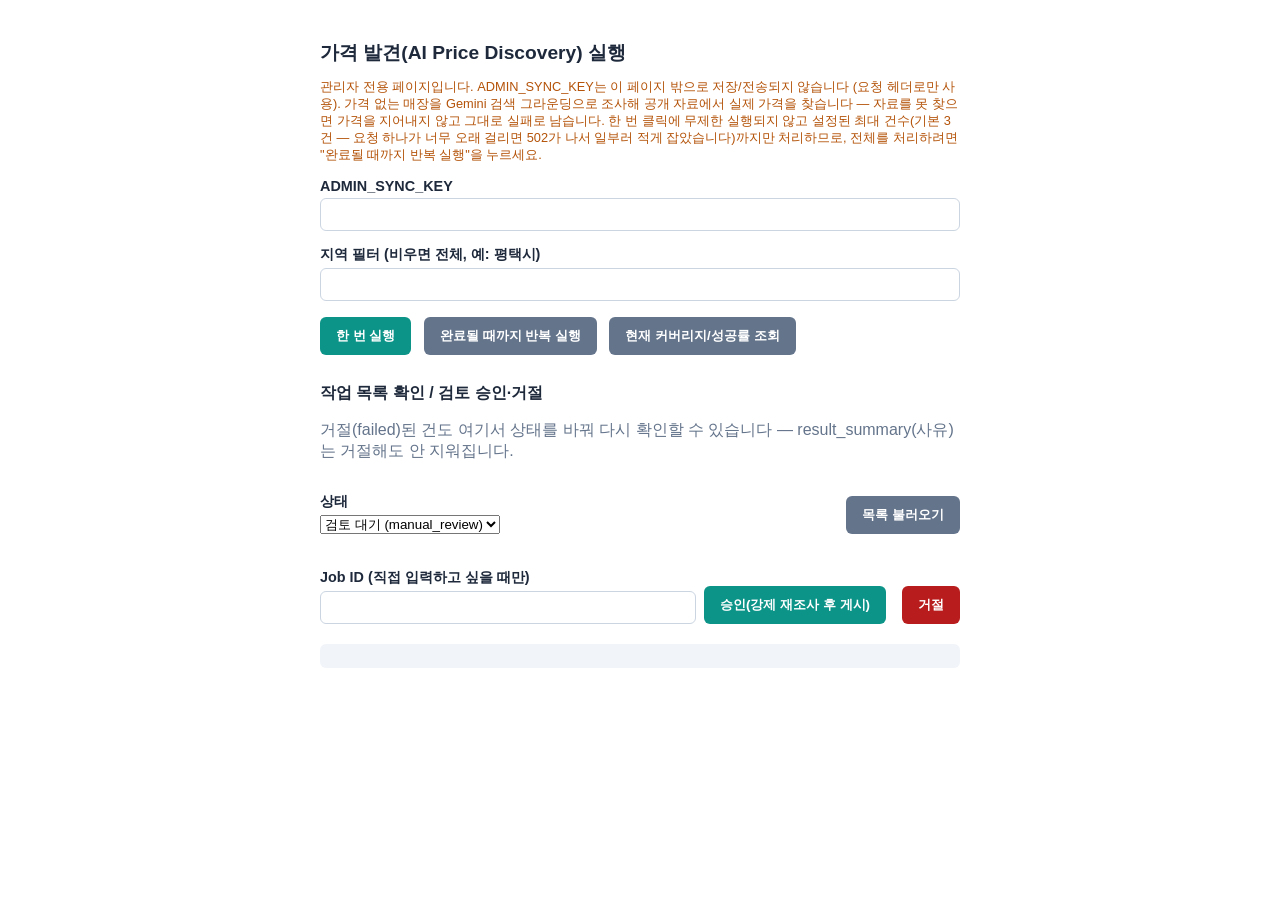
<file: savemap/frontend/admin-price-discovery.html>
<!DOCTYPE html>
<html lang="ko">
<head>
<meta charset="UTF-8" />
<title>쓸모 관리자 - 가격 발견(AI Price Discovery)</title>
<style>
  body { font-family: -apple-system, sans-serif; max-width: 640px; margin: 40px auto; padding: 0 16px; color: #1e293b; }
  h1 { font-size: 1.2rem; }
  h2 { font-size: 1rem; margin-top: 28px; }
  label { display: block; margin: 14px 0 4px; font-weight: 600; font-size: 0.9rem; }
  input[type=password], input[type=text], input[type=number] { width: 100%; padding: 8px; border: 1px solid #cbd5e1; border-radius: 6px; box-sizing: border-box; }
  button { margin-top: 16px; padding: 10px 16px; border: none; border-radius: 6px; background: #0d9488; color: white; font-weight: 700; cursor: pointer; }
  button:disabled { background: #94a3b8; cursor: default; }
  button.secondary { background: #64748b; margin-left: 8px; }
  button.danger { background: #b91c1c; margin-left: 8px; }
  #log { margin-top: 20px; padding: 12px; background: #f1f5f9; border-radius: 6px; font-size: 0.82rem; white-space: pre-wrap; max-height: 420px; overflow-y: auto; }
  .warn { color: #b45309; font-size: 0.8rem; }
  .row { display: flex; gap: 8px; align-items: end; }
  .row > div { flex: 1; }
  table { width: 100%; border-collapse: collapse; margin-top: 12px; font-size: 0.82rem; }
  th, td { text-align: left; padding: 6px 4px; border-bottom: 1px solid #e2e8f0; vertical-align: top; }
  td button { margin-top: 0; padding: 4px 10px; font-size: 0.78rem; }
  .muted { color: #64748b; }
</style>
</head>
<body>
  <h1>가격 발견(AI Price Discovery) 실행</h1>
  <p class="warn">관리자 전용 페이지입니다. ADMIN_SYNC_KEY는 이 페이지 밖으로 저장/전송되지 않습니다 (요청 헤더로만 사용).
  가격 없는 매장을 Gemini 검색 그라운딩으로 조사해 공개 자료에서 실제 가격을 찾습니다 — 자료를 못 찾으면 가격을 지어내지 않고 그대로 실패로 남습니다.
  한 번 클릭에 무제한 실행되지 않고 설정된 최대 건수(기본 3건 — 요청 하나가 너무 오래 걸리면 502가 나서 일부러 적게 잡았습니다)까지만 처리하므로, 전체를 처리하려면 "완료될 때까지 반복 실행"을 누르세요.</p>

  <label for="key">ADMIN_SYNC_KEY</label>
  <input type="password" id="key" autocomplete="off" />

  <label for="region">지역 필터 (비우면 전체, 예: 평택시)</label>
  <input type="text" id="region" />

  <div>
    <button id="run-once-btn">한 번 실행</button>
    <button id="run-loop-btn" class="secondary">완료될 때까지 반복 실행</button>
    <button id="metrics-btn" class="secondary">현재 커버리지/성공률 조회</button>
  </div>

  <h2>작업 목록 확인 / 검토 승인·거절</h2>
  <p class="muted">거절(failed)된 건도 여기서 상태를 바꿔 다시 확인할 수 있습니다 — result_summary(사유)는 거절해도 안 지워집니다.</p>
  <div class="row">
    <div>
      <label for="review-status">상태</label>
      <select id="review-status">
        <option value="manual_review" selected>검토 대기 (manual_review)</option>
        <option value="failed">실패/거절됨 (failed)</option>
        <option value="pending">대기 중 (pending)</option>
        <option value="processing">처리 중 (processing)</option>
        <option value="completed">완료 (completed)</option>
      </select>
    </div>
    <button id="list-review-btn" class="secondary">목록 불러오기</button>
  </div>
  <table id="review-table" style="display:none;">
    <thead><tr><th>Job ID</th><th>매장</th><th>요약 / 사유</th><th></th></tr></thead>
    <tbody id="review-tbody"></tbody>
  </table>

  <div class="row" style="margin-top: 20px;">
    <div>
      <label for="job-id">Job ID (직접 입력하고 싶을 때만)</label>
      <input type="number" id="job-id" />
    </div>
    <button id="approve-btn">승인(강제 재조사 후 게시)</button>
    <button id="reject-btn" class="danger">거절</button>
  </div>

  <div id="log"></div>

<script>
const logEl = document.getElementById('log');
function log(msg) {
  logEl.textContent += (typeof msg === 'string' ? msg : JSON.stringify(msg, null, 2)) + '\n';
  logEl.scrollTop = logEl.scrollHeight;
}

function getKey() {
  const key = document.getElementById('key').value;
  if (!key) alert('ADMIN_SYNC_KEY를 입력해주세요.');
  return key;
}

async function callAdmin(path, key, params = {}) {
  const qs = new URLSearchParams(Object.entries(params).filter(([, v]) => v !== '' && v != null));
  const url = `/v1/admin${path}${qs.toString() ? '?' + qs.toString() : ''}`;
  const resp = await fetch(url, { method: 'POST', headers: { 'X-Admin-Key': key } });
  const data = await resp.json().catch(() => null);
  if (!resp.ok) throw new Error(`HTTP ${resp.status}: ${JSON.stringify(data)}`);
  return data;
}

async function getAdmin(path, key, params = {}) {
  const qs = new URLSearchParams(Object.entries(params).filter(([, v]) => v !== '' && v != null));
  const url = `/v1/admin${path}${qs.toString() ? '?' + qs.toString() : ''}`;
  const resp = await fetch(url, { headers: { 'X-Admin-Key': key } });
  const data = await resp.json().catch(() => null);
  if (!resp.ok) throw new Error(`HTTP ${resp.status}: ${JSON.stringify(data)}`);
  return data;
}

async function runOnce() {
  const key = getKey();
  if (!key) return;
  const region = document.getElementById('region').value.trim();
  // Gemini 검색 그라운딩이 매장마다 몇 초씩 걸려서 응답이 늦게 온다 — 그 사이
  // 버튼을 또 누르면 같은 매장을 두 요청이 동시에 큐에 넣으려다 부딪힐 수
  // 있다(백엔드가 이제 그 경우를 조용히 건너뛰도록 고쳤지만,애초에 중복
  // 요청을 안 보내는 게 낫다). 요청이 끝날 때까지 두 버튼 다 비활성화한다.
  const onceBtn = document.getElementById('run-once-btn');
  onceBtn.disabled = true;
  try {
    const result = await callAdmin('/price-discovery/run', key, { region });
    log(result);
    return result;
  } catch (err) {
    log(`오류: ${err.message}`);
    return null;
  } finally {
    onceBtn.disabled = false;
  }
}

async function runLoop() {
  const btn = document.getElementById('run-loop-btn');
  btn.disabled = true;
  logEl.textContent = '';
  log('반복 실행 시작...');
  let round = 1;
  // enqueued_this_run과 jobs_picked_up이 둘 다 0이면 더 조사할 매장이 없다는 뜻이라 멈춘다.
  // 무한 루프 방지로 최대 50라운드까지만(각 라운드가 최대 설정값만큼 처리하므로 충분히 큼).
  for (; round <= 50; round++) {
    log(`\n▶ ${round}회차`);
    const result = await runOnce();
    if (!result) break;
    if ((result.jobs_picked_up || 0) === 0 && (result.enqueued_this_run || 0) === 0) {
      log('\n더 조사할 매장이 없습니다. 종료.');
      break;
    }
  }
  btn.disabled = false;
}

document.getElementById('run-once-btn').addEventListener('click', runOnce);
document.getElementById('run-loop-btn').addEventListener('click', runLoop);

document.getElementById('metrics-btn').addEventListener('click', async () => {
  const key = getKey();
  if (!key) return;
  const region = document.getElementById('region').value.trim();
  try {
    log(await getAdmin('/price-discovery/metrics', key, { region }));
  } catch (err) {
    log(`오류: ${err.message}`);
  }
});

async function approveJob(jobId) {
  const key = getKey();
  if (!key) return;
  try {
    log(await callAdmin(`/price-discovery/jobs/${jobId}/approve`, key));
    await loadReviewList();
  } catch (err) {
    log(`오류: ${err.message}`);
  }
}

async function rejectJob(jobId) {
  const key = getKey();
  if (!key) return;
  if (!confirm(`Job ${jobId}를 거절합니다. 계속할까요?`)) return;
  try {
    log(await callAdmin(`/price-discovery/jobs/${jobId}/reject`, key));
    await loadReviewList();
  } catch (err) {
    log(`오류: ${err.message}`);
  }
}

document.getElementById('approve-btn').addEventListener('click', () => {
  const jobId = document.getElementById('job-id').value;
  if (!jobId) { alert('Job ID를 입력해주세요.'); return; }
  approveJob(jobId);
});

document.getElementById('reject-btn').addEventListener('click', () => {
  const jobId = document.getElementById('job-id').value;
  if (!jobId) { alert('Job ID를 입력해주세요.'); return; }
  rejectJob(jobId);
});

async function loadReviewList() {
  const key = getKey();
  if (!key) return;
  const status = document.getElementById('review-status').value;
  const tbody = document.getElementById('review-tbody');
  const table = document.getElementById('review-table');
  try {
    const jobs = await getAdmin('/price-discovery/jobs', key, { status, limit: 50 });
    table.style.display = jobs.length ? 'table' : 'none';
    // approve/reject는 manual_review 상태에서만 백엔드가 받아준다 — 다른 상태를
    // 보는 중엔(예: failed로 거절 사유만 확인) 버튼을 아예 안 보여준다.
    const showActions = status === 'manual_review';
    tbody.innerHTML = jobs.length
      ? jobs.map((j) => `
        <tr>
          <td>${j.job_id}</td>
          <td>${j.place_name || ''}<br><span class="muted">${j.place_address || ''}</span></td>
          <td>${j.result_summary || ''}${j.error_code ? `<br><span class="muted">${j.error_code}</span>` : ''}</td>
          <td>${showActions ? `
            <button onclick="approveJob(${j.job_id})">승인</button>
            <button class="danger" onclick="rejectJob(${j.job_id})">거절</button>` : ''}
          </td>
        </tr>`).join('')
      : '';
    log(jobs.length ? `${status} 상태 ${jobs.length}건` : `${status} 상태인 작업이 없습니다.`);
  } catch (err) {
    log(`오류: ${err.message}`);
  }
}

document.getElementById('list-review-btn').addEventListener('click', loadReviewList);
</script>
</body>
</html>
</file>
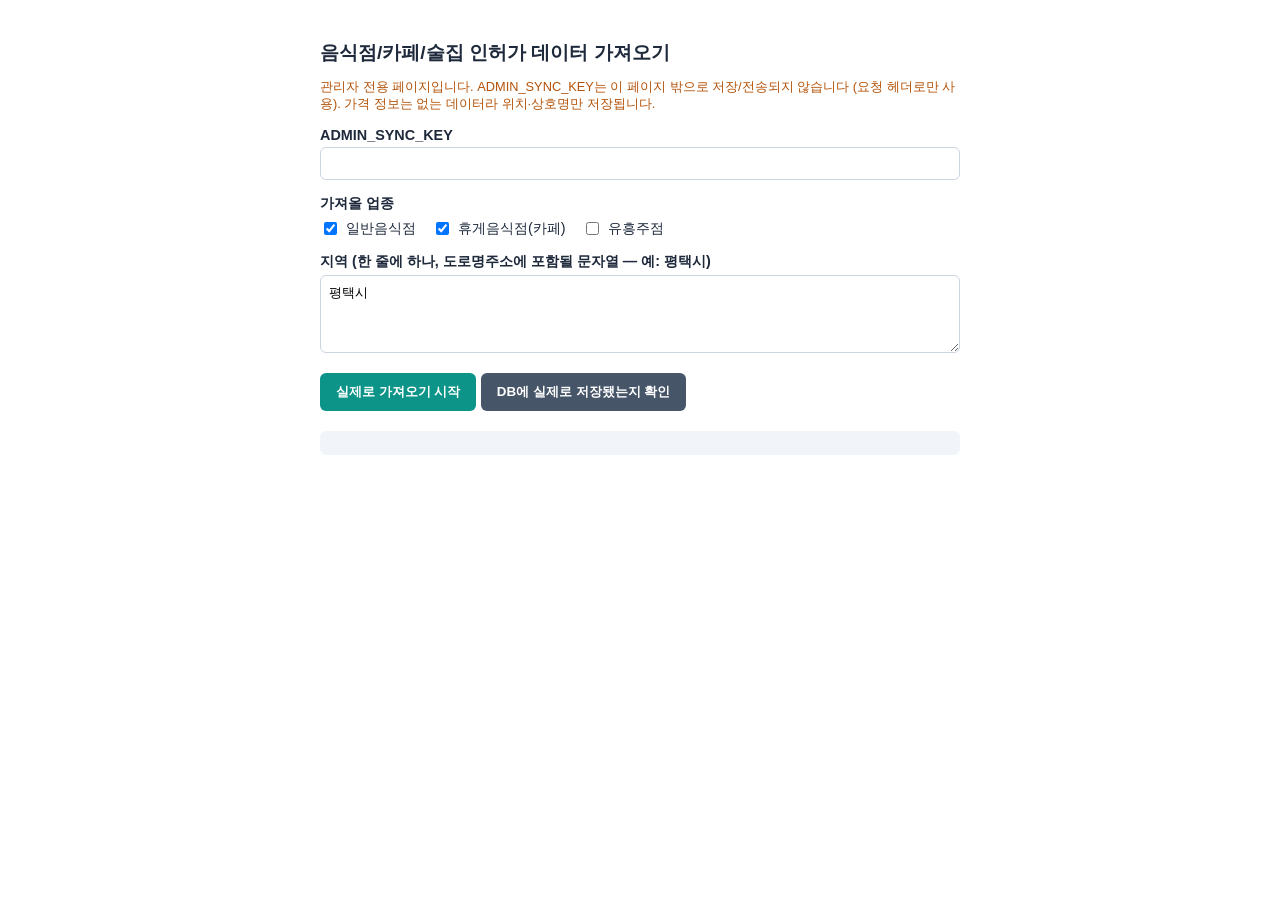
<file: savemap/frontend/admin-restaurant-registry.html>
<!DOCTYPE html>
<html lang="ko">
<head>
<meta charset="UTF-8" />
<title>쓸모 관리자 - 음식점/카페/술집 인허가 데이터 가져오기</title>
<style>
  body { font-family: -apple-system, sans-serif; max-width: 640px; margin: 40px auto; padding: 0 16px; color: #1e293b; }
  h1 { font-size: 1.2rem; }
  label { display: block; margin: 14px 0 4px; font-weight: 600; font-size: 0.9rem; }
  input[type=password], input[type=text], select, textarea { width: 100%; padding: 8px; border: 1px solid #cbd5e1; border-radius: 6px; box-sizing: border-box; }
  button { margin-top: 16px; padding: 10px 16px; border: none; border-radius: 6px; background: #0d9488; color: white; font-weight: 700; cursor: pointer; }
  button:disabled { background: #94a3b8; cursor: default; }
  .cats { display: flex; gap: 16px; margin-top: 6px; }
  .cats label { display: flex; align-items: center; gap: 6px; font-weight: 400; margin: 0; }
  #log { margin-top: 20px; padding: 12px; background: #f1f5f9; border-radius: 6px; font-size: 0.82rem; white-space: pre-wrap; max-height: 420px; overflow-y: auto; }
  .warn { color: #b45309; font-size: 0.8rem; }
</style>
</head>
<body>
  <h1>음식점/카페/술집 인허가 데이터 가져오기</h1>
  <p class="warn">관리자 전용 페이지입니다. ADMIN_SYNC_KEY는 이 페이지 밖으로 저장/전송되지 않습니다 (요청 헤더로만 사용). 가격 정보는 없는 데이터라 위치·상호명만 저장됩니다.</p>

  <label for="key">ADMIN_SYNC_KEY</label>
  <input type="password" id="key" autocomplete="off" />

  <label>가져올 업종</label>
  <div class="cats">
    <label><input type="checkbox" class="cat-box" value="일반음식점" checked /> 일반음식점</label>
    <label><input type="checkbox" class="cat-box" value="휴게음식점" checked /> 휴게음식점(카페)</label>
    <label><input type="checkbox" class="cat-box" value="유흥주점" /> 유흥주점</label>
  </div>

  <label for="regions">지역 (한 줄에 하나, 도로명주소에 포함될 문자열 — 예: 평택시)</label>
  <textarea id="regions" rows="4" placeholder="평택시">평택시</textarea>

  <div>
    <button id="run-btn">실제로 가져오기 시작</button>
    <button id="verify-btn" style="background:#475569;">DB에 실제로 저장됐는지 확인</button>
  </div>

  <div id="log"></div>

<script>
const logEl = document.getElementById('log');
function log(msg) {
  logEl.textContent += msg + '\n';
  logEl.scrollTop = logEl.scrollHeight;
}

const PER_PAGE = 100; // API 상한

async function callSync(category, region, page, key) {
  const params = new URLSearchParams({ category, region, page: String(page), per_page: String(PER_PAGE) });
  const resp = await fetch(`/v1/admin/sync/restaurant-registry?${params.toString()}`, {
    method: 'POST',
    headers: { 'X-Admin-Key': key },
  });
  const data = await resp.json().catch(() => null);
  if (!resp.ok) {
    throw new Error(`HTTP ${resp.status}: ${JSON.stringify(data)}`);
  }
  return data;
}

async function runAll() {
  // 키는 시작할 때 한 번만 읽어서 끝까지 재사용한다 — 매 요청마다 새로 읽으면
  // 긴 작업 도중 중간부터 401이 나는 문제가 있었다 (착한가격업소 임포트에서 겪음).
  const key = document.getElementById('key').value;
  if (!key) { alert('ADMIN_SYNC_KEY를 입력해주세요.'); return; }

  const categories = Array.from(document.querySelectorAll('.cat-box:checked')).map((el) => el.value);
  if (categories.length === 0) { alert('업종을 하나 이상 선택해주세요.'); return; }

  const regionsRaw = document.getElementById('regions').value.trim();
  const regions = regionsRaw.split('\n').map((s) => s.trim()).filter(Boolean);
  if (regions.length === 0) { alert('지역을 하나 이상 입력해주세요.'); return; }

  document.getElementById('run-btn').disabled = true;
  logEl.textContent = '';
  log(`시작: 업종 ${categories.length}개 × 지역 ${regions.length}개`);

  const totals = { fetched_rows: 0, parsed_rows: 0, geocoded: 0, places_created: 0, places_skipped_existing: 0, failed_rows: 0 };
  outer:
  for (const category of categories) {
    for (const region of regions) {
      log(`\n▶ [${category}] ${region} 처리 중...`);
      let page = 1;
      let hasMore = true;
      let consecutiveFailures = 0;
      while (hasMore) {
        try {
          const result = await callSync(category, region, page, key);
          log(`  [${page}페이지] ${JSON.stringify(result)}`);
          consecutiveFailures = 0;
          for (const k of Object.keys(totals)) {
            if (typeof result[k] === 'number') totals[k] += result[k];
          }
          hasMore = !!result.has_more;
          page++;
        } catch (err) {
          log(`오류: ${err.message}`);
          if (err.message.includes('HTTP 401')) {
            log('\n키 인증 실패라 중단합니다. ADMIN_SYNC_KEY를 확인하고 다시 시작해주세요.');
            break outer;
          }
          consecutiveFailures++;
          // 연달아 3번 실패하면 API 설정 자체가 잘못됐을 가능성이 높다(필드명/키 오류 등) —
          // 그런 경우 계속 재시도해봐야 매번 똑같이 실패하면서 API 호출 한도만 낭비하므로,
          // 페이지 500까지 무의미하게 도는 대신 이 구간을 바로 포기하고 사용자가 원인을
          // 확인하게 한다 (실제로 겪은 문제: 잘못된 필드명으로 280페이지 이상 전부 실패).
          if (consecutiveFailures >= 3) {
            log(`  같은 구간에서 ${consecutiveFailures}번 연속 실패 — API 설정 문제일 가능성이 높아 이 구간을 중단합니다. (다음 지역/업종으로 넘어갑니다)`);
            break;
          }
          log(`  이 페이지(${page})는 건너뛰고 다음으로 계속합니다...`);
          page++;
          if (page > 500) { log('  페이지가 너무 많아 이 구간은 중단합니다.'); break; }
        }
      }
    }
  }
  log(`\n=== 전체 합계 ===\n${JSON.stringify(totals, null, 2)}`);

  document.getElementById('run-btn').disabled = false;
}

document.getElementById('run-btn').addEventListener('click', () => {
  if (confirm('실제로 DB에 저장합니다. 계속할까요?')) runAll();
});

async function verifyStored() {
  const key = document.getElementById('key').value;
  if (!key) { alert('ADMIN_SYNC_KEY를 입력해주세요.'); return; }
  // 지역 칸의 첫 줄만 필터로 쓴다 — 여러 지역을 한 번에 돌렸어도 대표로 하나만 확인.
  const region = document.getElementById('regions').value.trim().split('\n')[0]?.trim() || '';

  logEl.textContent = '';
  log(`DB 확인 중... (지역 필터: ${region || '전체'})`);
  try {
    const params = new URLSearchParams(region ? { region } : {});
    const resp = await fetch(`/v1/admin/places/stats?${params.toString()}`, {
      headers: { 'X-Admin-Key': key },
    });
    const data = await resp.json();
    if (!resp.ok) throw new Error(`HTTP ${resp.status}: ${JSON.stringify(data)}`);
    log(`\n총 저장된 Place 수: ${data.total_places}건`);
    log(`\n업종별 분포:\n${JSON.stringify(data.by_category, null, 2)}`);
    log(`\n최근 생성된 샘플 5건:\n${JSON.stringify(data.recent_samples, null, 2)}`);
  } catch (err) {
    log(`오류: ${err.message}`);
  }
}

document.getElementById('verify-btn').addEventListener('click', verifyStored);
</script>
</body>
</html>
</file>
<file: style.css>
:root {
  --bg: #f6f5f2;
  --surface: #ffffff;
  --text: #1f2328;
  --text-muted: #5c636b;
  --line: #e2e0db;
  --line-strong: #c9c6bf;
  --accent: #2f5d8a;
  --accent-hover: #264c71;
  --danger: #a8322d;
  --ok: #2e6b3f;
  --radius: 8px;
}

* {
  box-sizing: border-box;
  margin: 0;
  padding: 0;
}

body {
  font-family: -apple-system, BlinkMacSystemFont, 'Apple SD Gothic Neo', 'Noto Sans KR',
    'Malgun Gothic', 'Segoe UI', sans-serif;
  background: var(--bg);
  color: var(--text);
  line-height: 1.5;
  min-height: 100vh;
  padding: 32px 16px;
}

.app {
  max-width: 640px;
  margin: 0 auto;
}

header {
  margin-bottom: 24px;
}

header h1 {
  font-size: 1.5rem;
  font-weight: 700;
  letter-spacing: -0.01em;
}

section {
  background: var(--surface);
  border: 1px solid var(--line);
  border-radius: var(--radius);
  padding: 20px;
  margin-bottom: 20px;
}

h2 {
  font-size: 0.95rem;
  font-weight: 600;
  margin-bottom: 16px;
}

.form-group {
  margin-bottom: 14px;
}

label {
  display: block;
  font-size: 0.85rem;
  font-weight: 500;
  margin-bottom: 6px;
  color: var(--text-muted);
}

input[type="text"],
input[type="datetime-local"],
select,
textarea {
  width: 100%;
  padding: 10px 12px;
  border: 1px solid var(--line-strong);
  border-radius: 6px;
  font: inherit;
  font-size: 0.95rem;
  color: var(--text);
  background: var(--surface);
}

textarea {
  resize: vertical;
}

input:focus-visible,
select:focus-visible,
textarea:focus-visible,
button:focus-visible {
  outline: 2px solid var(--accent);
  outline-offset: 2px;
}

button {
  font: inherit;
  cursor: pointer;
}

button[type="submit"] {
  width: 100%;
  padding: 11px;
  background: var(--accent);
  color: #fff;
  border: none;
  border-radius: 6px;
  font-size: 0.95rem;
  font-weight: 600;
  margin-top: 4px;
}

button[type="submit"]:hover {
  background: var(--accent-hover);
}

.empty-msg {
  color: var(--text-muted);
  padding: 12px 0;
  font-size: 0.9rem;
}

.reminder-card {
  display: flex;
  justify-content: space-between;
  align-items: flex-start;
  gap: 12px;
  padding: 14px 0;
  border-top: 1px solid var(--line);
}

.reminder-card:first-of-type {
  border-top: none;
  padding-top: 0;
}

.reminder-info {
  min-width: 0;
}

.reminder-info .title {
  font-weight: 600;
  font-size: 1rem;
  overflow-wrap: anywhere;
}

.reminder-card.done .title {
  color: var(--text-muted);
  text-decoration: line-through;
}

.reminder-info .time {
  font-size: 0.85rem;
  color: var(--text-muted);
  font-variant-numeric: tabular-nums;
}

.reminder-info .note {
  font-size: 0.875rem;
  color: var(--text-muted);
  margin-top: 4px;
  overflow-wrap: anywhere;
}

/* Status: small dot + text, no colored pill */
.reminder-info .badge {
  display: inline-flex;
  align-items: center;
  gap: 6px;
  font-size: 0.75rem;
  font-weight: 500;
  color: var(--text-muted);
  margin-bottom: 2px;
}

.badge::before {
  content: '';
  width: 6px;
  height: 6px;
  border-radius: 50%;
  background: var(--line-strong);
}

.badge.overdue {
  color: var(--danger);
}

.badge.overdue::before {
  background: var(--danger);
}

.badge.upcoming::before {
  background: var(--ok);
}

.reminder-actions {
  display: flex;
  gap: 6px;
  flex-shrink: 0;
}

.btn-done,
.btn-delete {
  padding: 5px 10px;
  border: 1px solid var(--line-strong);
  border-radius: 6px;
  background: var(--surface);
  color: var(--text);
  font-size: 0.8rem;
  font-weight: 500;
}

.btn-done:hover,
.btn-delete:hover {
  background: var(--bg);
}

.btn-delete:hover {
  color: var(--danger);
  border-color: var(--danger);
}

/* Notification banner */
.notification-banner {
  position: fixed;
  bottom: 24px;
  left: 50%;
  transform: translateX(-50%);
  background: var(--text);
  color: #fff;
  padding: 12px 16px;
  border-radius: var(--radius);
  display: flex;
  align-items: center;
  gap: 16px;
  z-index: 1000;
  font-size: 0.9rem;
  max-width: calc(100% - 32px);
}

.notification-banner button {
  background: transparent;
  border: 1px solid rgba(255, 255, 255, 0.5);
  color: #fff;
  padding: 5px 12px;
  border-radius: 6px;
  font-size: 0.85rem;
  flex-shrink: 0;
}

.notification-banner button:hover {
  background: rgba(255, 255, 255, 0.12);
}

.notification-banner button:focus-visible {
  outline-color: #fff;
}

.hidden {
  display: none !important;
}
</file>
<file: insurance-check/style.css>
/* ════════════════════════════════════════════════════════
   내 보험료 30초 분석 — 디자인 토큰
   화이트/뉴트럴 기반 + 단일 포인트 컬러(딥 그린)
   ════════════════════════════════════════════════════════ */
:root {
  --bg:            #FBFBFA;
  --surface:       #FFFFFF;
  --surface-2:     #F4F6F5;
  --line:          #E4E7E5;
  --line-strong:   #CBD2CE;

  --ink:           #141917;
  --ink-2:         #4B5551;
  --ink-3:         #5F6B66;   /* 흰 배경 5.16:1 · 연회색 배경 4.66:1 (WCAG AA) */

  --accent:        #136F63;
  --accent-ink:    #0B4F46;
  --accent-soft:   #E4F0EE;
  --accent-line:   #A9CFC8;

  --flag:          #8A6A20;
  --flag-soft:     #FBF3E2;
  --flag-line:     #E7D6AB;

  --danger:        #A8352B;
  --danger-soft:   #FBEDEB;

  --r:   14px;
  --r-s: 10px;
  --r-l: 20px;

  --shadow-1: 0 1px 2px rgba(20,25,23,.05);
  --shadow-2: 0 2px 4px rgba(20,25,23,.04), 0 10px 28px -14px rgba(20,25,23,.22);

  --tap: 48px;
  --dur: .18s;
}

@media (prefers-color-scheme: dark) {
  :root {
    --bg:          #101312;
    --surface:     #191D1B;
    --surface-2:   #202524;
    --line:        #2C322F;
    --line-strong: #3D453F;

    --ink:         #ECEFED;
    --ink-2:       #B3BCB8;
    --ink-3:       #8B948F;

    --accent:      #4BB3A2;
    --accent-ink:  #7FCFC1;
    --accent-soft: #18302C;
    --accent-line: #2E5A52;

    --flag:        #D9B463;
    --flag-soft:   #2B2519;
    --flag-line:   #4A4026;

    --danger:      #E88C80;
    --danger-soft: #2E1C19;

    --shadow-1: 0 1px 2px rgba(0,0,0,.4);
    --shadow-2: 0 2px 4px rgba(0,0,0,.3), 0 10px 28px -14px rgba(0,0,0,.7);
  }
}

*, *::before, *::after { box-sizing: border-box; }

/* display 를 지정한 클래스가 [hidden] 의 기본 display:none 을 덮어쓰는 것을 막습니다. */
[hidden] { display: none !important; }

html { -webkit-text-size-adjust: 100%; }

body {
  margin: 0;
  background: var(--bg);
  color: var(--ink);
  font-family: system-ui, -apple-system, 'Apple SD Gothic Neo', 'Pretendard',
               'Noto Sans KR', 'Malgun Gothic', sans-serif;
  font-size: 16px;
  line-height: 1.6;
  word-break: keep-all;
  overflow-wrap: anywhere;
  -webkit-font-smoothing: antialiased;
}

h1, h2, h3, p, ul, ol, figure, fieldset, legend { margin: 0; padding: 0; }
ul, ol { list-style: none; }
fieldset { border: 0; min-width: 0; }

/* 숫자는 항상 고정폭 — 카운트업 중 흔들림 방지 */
.hero-number, .stat-v, .preview strong, .input-num, .bar-label,
.coverage-groups, .progress-text { font-variant-numeric: tabular-nums; }

.sr-only {
  position: absolute; width: 1px; height: 1px;
  padding: 0; margin: -1px; overflow: hidden;
  clip: rect(0 0 0 0); clip-path: inset(50%); white-space: nowrap;
}

.skip-link {
  position: absolute; left: 12px; top: -60px; z-index: 50;
  background: var(--accent); color: #fff;
  padding: 10px 16px; border-radius: var(--r-s);
  text-decoration: none; font-weight: 600;
  transition: top var(--dur);
}
.skip-link:focus { top: 12px; }
/* 다크 모드의 밝은 accent 위에는 어두운 글자를 올립니다. (7.3:1) */
@media (prefers-color-scheme: dark) {
  .skip-link { color: #0B1512; }
}

:focus-visible {
  outline: 2px solid var(--accent);
  outline-offset: 2px;
  border-radius: 4px;
}

/* ─── 레이아웃 ─── */
.shell {
  max-width: 480px;
  margin: 0 auto;
  min-height: 100vh;
  min-height: 100dvh;
  display: flex;
  flex-direction: column;
  padding: 0 16px calc(28px + env(safe-area-inset-bottom));
}

.topbar {
  display: flex;
  align-items: center;
  gap: 8px;
  padding: 16px 0 8px;
  position: sticky;
  top: 0;
  background: var(--bg);
  z-index: 10;
}
.wordmark { color: var(--accent); font-size: 11px; line-height: 1; }
.wordmark-text {
  font-size: 13px; font-weight: 650; letter-spacing: -.01em;
  color: var(--ink-2);
}

.progress {
  margin-left: auto;
  display: flex;
  align-items: center;
  gap: 8px;
}
.progress-dots { display: flex; align-items: center; gap: 5px; }
.dot {
  width: 7px; height: 7px; border-radius: 50%;
  background: var(--line-strong);
  transition: background var(--dur), transform var(--dur);
}
.dot.is-done { background: var(--accent-line); }
.dot.is-current { background: var(--accent); transform: scale(1.45); }
.progress-text { font-size: 12px; color: var(--ink-3); font-weight: 600; }

main { flex: 1; display: flex; flex-direction: column; }

.screen { padding: 8px 0 4px; animation: fade .24s ease both; }
.screen[hidden] { display: none; }
@keyframes fade { from { opacity: 0; transform: translateY(6px); } to { opacity: 1; transform: none; } }

.foot {
  margin-top: 28px; padding-top: 16px;
  border-top: 1px solid var(--line);
  font-size: 12px; line-height: 1.6; color: var(--ink-3);
}

/* ─── 타이포 ─── */
.eyebrow {
  font-size: 12px; font-weight: 700; letter-spacing: .06em;
  color: var(--accent); text-transform: uppercase;
  margin-bottom: 10px;
}
h1 {
  font-size: clamp(25px, 7.4vw, 33px);
  line-height: 1.32; letter-spacing: -.025em; font-weight: 750;
  margin-bottom: 14px;
}
h1:focus, .q:focus, h2:focus { outline: none; }
.q {
  font-size: clamp(21px, 5.6vw, 25px);
  line-height: 1.36; letter-spacing: -.02em; font-weight: 700;
  margin-bottom: 8px;
}
.q-sub {
  font-size: 15px; font-weight: 650; color: var(--ink-2);
  margin: 22px 0 8px;
}
.lede { font-size: 15.5px; color: var(--ink-2); line-height: 1.62; }
.hint { font-size: 14px; color: var(--ink-3); margin-bottom: 18px; }
.hint strong { color: var(--ink-2); font-weight: 650; }
.fine { font-size: 12.5px; color: var(--ink-3); line-height: 1.6; margin-top: 10px; }

.section-h {
  font-size: 13px; font-weight: 700; letter-spacing: .01em;
  color: var(--ink-3);
  margin: 30px 0 10px;
}

/* ─── 인트로 ─── */
.intro { padding-top: 28px; }
.intro-facts {
  margin: 24px 0 26px;
  border-top: 1px solid var(--line);
}
.intro-facts li {
  display: flex; align-items: baseline; gap: 12px;
  padding: 11px 2px;
  border-bottom: 1px solid var(--line);
  font-size: 14px;
}
.fact-k { color: var(--ink-3); flex: 0 0 82px; font-size: 13px; }
.fact-v { color: var(--ink); font-weight: 600; }

/* ─── 버튼 ─── */
.btn {
  display: flex; align-items: center; justify-content: center;
  width: 100%; min-height: var(--tap);
  padding: 13px 18px;
  border: 1px solid transparent; border-radius: var(--r);
  font: inherit; font-weight: 650; letter-spacing: -.01em;
  cursor: pointer;
  transition: background var(--dur), border-color var(--dur), color var(--dur), transform var(--dur);
}
.btn:active { transform: scale(.985); }
.btn-lg { min-height: 56px; font-size: 17px; }

.btn-primary { background: var(--accent); color: #fff; box-shadow: var(--shadow-1); }
.btn-primary:hover { background: var(--accent-ink); }
@media (prefers-color-scheme: dark) { .btn-primary { color: #0B1512; } }

.btn-ghost { background: var(--surface); color: var(--ink-2); border-color: var(--line-strong); }
.btn-ghost:hover { background: var(--surface-2); }

.btn-text {
  background: none; color: var(--ink-3);
  font-size: 14px; font-weight: 600; text-decoration: underline;
  text-underline-offset: 3px; min-height: var(--tap);
  margin-top: 18px;
}
.btn-text:hover { color: var(--ink-2); }

.btn[disabled] { opacity: .45; cursor: not-allowed; }
.btn[disabled]:active { transform: none; }

.actions { display: flex; gap: 10px; margin-top: 26px; }
.actions .btn-ghost { flex: 0 0 34%; }
.actions .btn-primary { flex: 1; }

/* ─── 입력 ─── */
.field { margin-bottom: 4px; }
.field-2 { display: grid; grid-template-columns: 1fr 1fr; gap: 10px; }
@media (max-width: 359px) { .field-2 { grid-template-columns: 1fr; } }

.lbl {
  display: block; font-size: 13px; font-weight: 650;
  color: var(--ink-2); margin-bottom: 6px;
}

.input-row { display: flex; align-items: center; gap: 8px; }
.unit { font-size: 17px; font-weight: 650; color: var(--ink-2); flex: 0 0 auto; }

.input {
  width: 100%; min-width: 0; min-height: var(--tap);
  padding: 12px 14px;
  background: var(--surface);
  border: 1px solid var(--line-strong);
  border-radius: var(--r);
  color: var(--ink);
  font: inherit; font-size: 17px;
  transition: border-color var(--dur), box-shadow var(--dur);
}
.input::placeholder { color: var(--ink-3); opacity: .8; }
.input:focus {
  outline: none;
  border-color: var(--accent);
  box-shadow: 0 0 0 3px var(--accent-soft);
}
.input-num { font-size: clamp(20px, 6vw, 26px); font-weight: 700; letter-spacing: -.01em; }
.input[aria-invalid="true"] { border-color: var(--danger); }
.input[aria-invalid="true"]:focus { box-shadow: 0 0 0 3px var(--danger-soft); }

.err {
  min-height: 0; font-size: 13px; font-weight: 600;
  color: var(--danger); margin-top: 6px;
}
.err:empty { display: none; }
.err::before { content: "⚠ "; }
.err-form { margin-top: 0; margin-bottom: 10px; }

/* ─── 선택 버튼 ─── */
.choice-grid { display: grid; gap: 9px; }
.cols-1 { grid-template-columns: 1fr; }
.cols-2 { grid-template-columns: repeat(2, minmax(0, 1fr)); }
.cols-3 { grid-template-columns: repeat(3, minmax(0, 1fr)); }
@media (max-width: 339px) { .cols-3 { grid-template-columns: repeat(2, minmax(0, 1fr)); } }

.choice {
  position: relative;
  display: flex; align-items: center; justify-content: center;
  gap: 6px;
  min-height: var(--tap); padding: 12px 10px;
  background: var(--surface);
  border: 1px solid var(--line-strong);
  border-radius: var(--r);
  color: var(--ink-2);
  font: inherit; font-size: 15px; font-weight: 600;
  text-align: center; cursor: pointer;
  transition: background var(--dur), border-color var(--dur), color var(--dur);
}
.choice:hover { border-color: var(--ink-3); }
.choice[aria-checked="true"], .choice.is-on {
  background: var(--accent-soft);
  border-color: var(--accent);
  color: var(--accent-ink);
  font-weight: 700;
}
/* 색상만으로 구분하지 않도록 체크 표식 병기 */
.choice[aria-checked="true"]::before,
.choice.is-on::before { content: "✓"; font-size: 13px; }

/* 보장 선택은 <label> + 시각적으로 숨긴 checkbox 구조 */
label.choice { user-select: none; -webkit-user-select: none; }
label.choice:focus-within {
  outline: 2px solid var(--accent);
  outline-offset: 2px;
}
label.choice:active { transform: scale(.985); }

.coverage-set { margin-bottom: 4px; }

/* ─── STEP 2 미리보기 ─── */
.preview {
  margin-top: 20px; padding: 4px 16px;
  background: var(--surface); border: 1px solid var(--line);
  border-radius: var(--r); box-shadow: var(--shadow-1);
}
.preview-row {
  display: flex; align-items: baseline; justify-content: space-between;
  gap: 12px; padding: 12px 0;
  border-bottom: 1px solid var(--line);
}
.preview-row:last-child { border-bottom: 0; }
.preview-row span { font-size: 13.5px; color: var(--ink-3); font-weight: 600; }
.preview-row strong { font-size: 18px; font-weight: 700; letter-spacing: -.01em; }

/* ─── 결과 히어로 ─── */
.result { padding-top: 12px; }
.hero { padding: 26px 0 6px; }
.hero-number {
  display: flex; align-items: baseline; gap: 6px;
  font-size: clamp(38px, 12.5vw, 56px);
  font-weight: 760; letter-spacing: -.035em; line-height: 1.06;
}
.hero-prefix { font-size: .42em; font-weight: 650; color: var(--ink-3); letter-spacing: 0; }
.hero-unit   { font-size: .46em; font-weight: 700; color: var(--ink-2); letter-spacing: -.01em; }

.hero-sentence {
  margin-top: 16px; padding: 15px 16px;
  background: var(--accent-soft);
  border: 1px solid var(--accent-line);
  border-radius: var(--r);
  font-size: 15px; line-height: 1.6; color: var(--accent-ink); font-weight: 600;
}

/* ─── 결과 카드 ─── */
.card-grid { display: grid; grid-template-columns: repeat(2, minmax(0, 1fr)); gap: 9px; }
.stat-card {
  padding: 15px 14px;
  background: var(--surface);
  border: 1px solid var(--line);
  border-radius: var(--r);
  box-shadow: var(--shadow-1);
}
.stat-k { font-size: 12.5px; font-weight: 650; color: var(--ink-3); margin-bottom: 5px; }
.stat-v {
  display: flex; align-items: baseline; gap: 2px;
  font-size: clamp(15px, 4.5vw, 21px);
  font-weight: 720; letter-spacing: -.025em; line-height: 1.2;
}
/* 금액은 절대 중간에서 끊기지 않게 합니다. */
.stat-v > span { white-space: nowrap; }
.hero-number > span { white-space: nowrap; }
.stat-u { font-size: .68em; font-weight: 650; color: var(--ink-2); }

/* ─── 패널 / 커버리지 맵 ─── */
.panel {
  padding: 18px 16px;
  background: var(--surface);
  border: 1px solid var(--line);
  border-radius: var(--r);
  box-shadow: var(--shadow-1);
}

.coverage-map { display: flex; flex-direction: column; gap: 9px; }
.bar-row { display: grid; grid-template-columns: 64px 1fr; align-items: center; gap: 10px; }
@media (max-width: 339px) { .bar-row { grid-template-columns: 56px 1fr; gap: 8px; } }

.bar-label {
  font-size: 13px; font-weight: 650; color: var(--ink-2);
  display: flex; align-items: center; gap: 4px;
  min-width: 0; white-space: nowrap;
}
.bar-track {
  position: relative; height: 22px;
  background: var(--surface-2);
  border: 1px solid var(--line);
  border-radius: 6px;
  overflow: hidden;
}
.bar-fill {
  position: absolute; inset: 0;
  width: 0;
  background: var(--accent);
  border-radius: 5px;
  transition: width .5s cubic-bezier(.22,.8,.3,1);
}
.bar-row.is-on .bar-label { color: var(--ink); font-weight: 700; }
.bar-row.is-on .bar-label::before { content: "✓"; color: var(--accent); font-size: 12px; }
.bar-row.is-off .bar-label { color: var(--ink-3); }
.bar-row.is-off .bar-label::before { content: "·"; color: var(--ink-3); font-size: 15px; }
.bar-row.is-off .bar-track { background: transparent; border-style: dashed; }

.coverage-groups {
  margin-top: 14px; padding-top: 12px;
  border-top: 1px solid var(--line);
  display: flex; flex-wrap: wrap; gap: 6px;
}
.group-chip {
  white-space: nowrap;
  padding: 3px 10px;
  background: var(--surface-2);
  border: 1px solid var(--line);
  border-radius: 999px;
  font-size: 12px; font-weight: 650; color: var(--ink-2);
}

.coverage-empty { font-size: 14px; color: var(--ink-2); line-height: 1.6; }

.note-block {
  margin-top: 14px; padding-top: 12px;
  border-top: 1px solid var(--line);
  font-size: 12.5px; line-height: 1.6; color: var(--ink-3);
  display: flex; flex-direction: column; gap: 7px;
}
.note-block strong { color: var(--ink-2); font-weight: 650; }

/* ─── 태그 ─── */
.tags { display: flex; flex-wrap: wrap; gap: 7px; }
.tag {
  padding: 7px 13px;
  background: var(--accent-soft);
  border: 1px solid var(--accent-line);
  border-radius: 999px;
  font-size: 13.5px; font-weight: 650; color: var(--accent-ink);
}
.tag.tag-muted {
  background: var(--surface-2); border-color: var(--line);
  color: var(--ink-3);
}

/* ─── 확인해볼 항목 ─── */
.checklist { display: flex; flex-direction: column; gap: 9px; }
.check-item {
  padding: 14px 16px;
  background: var(--surface);
  border: 1px solid var(--line);
  border-left: 3px solid var(--flag-line);
  border-radius: var(--r-s);
  box-shadow: var(--shadow-1);
}
.check-head {
  display: flex; align-items: center; flex-wrap: wrap; gap: 7px;
  margin-bottom: 5px;
}
.check-title { font-size: 14.5px; font-weight: 700; letter-spacing: -.01em; }
.check-badge {
  padding: 2px 8px; border-radius: 999px;
  font-size: 11px; font-weight: 700; letter-spacing: .01em;
  background: var(--flag-soft); border: 1px solid var(--flag-line); color: var(--flag);
}
.check-badge.is-info {
  background: var(--surface-2); border-color: var(--line); color: var(--ink-3);
}
.check-note { font-size: 13.5px; line-height: 1.6; color: var(--ink-2); }

/* ─── CTA ─── */
.cta-block {
  margin-top: 32px; padding: 24px 20px;
  background: var(--surface);
  border: 1px solid var(--line);
  border-radius: var(--r-l);
  box-shadow: var(--shadow-2);
}
.cta-eyebrow { font-size: 13px; font-weight: 700; color: var(--accent); margin-bottom: 8px; }
.cta-lede { font-size: 17px; font-weight: 650; line-height: 1.5; letter-spacing: -.015em; }
.cta-list {
  display: flex; flex-wrap: wrap; gap: 6px;
  margin: 16px 0 20px;
}
.cta-list li {
  padding: 5px 11px;
  background: var(--surface-2); border: 1px solid var(--line);
  border-radius: 999px; font-size: 12.5px; font-weight: 600; color: var(--ink-2);
}

.disclaimer {
  margin-top: 26px; padding: 16px;
  background: var(--surface-2);
  border-radius: var(--r-s);
  font-size: 12px; line-height: 1.65; color: var(--ink-3);
  display: flex; flex-direction: column; gap: 8px;
}

/* ─── 동의 ─── */
.consent {
  margin: 18px 0 20px; padding: 14px 16px;
  background: var(--surface-2);
  border: 1px solid var(--line);
  border-radius: var(--r);
}
.consent-row {
  display: flex; align-items: flex-start; gap: 10px;
  font-size: 14px; line-height: 1.55; cursor: pointer;
  min-height: 32px;
}
.consent-row input {
  flex: 0 0 auto;
  width: 20px; height: 20px; margin: 2px 0 0;
  accent-color: var(--accent); cursor: pointer;
}
.consent-row strong { color: var(--accent-ink); font-weight: 700; }
.consent-detail { margin-top: 10px; }
.consent-detail summary {
  font-size: 13px; font-weight: 650; color: var(--ink-2);
  cursor: pointer; padding: 6px 0; min-height: 32px;
  display: flex; align-items: center;
}
.consent-detail ul {
  margin-top: 6px; display: flex; flex-direction: column; gap: 6px;
  font-size: 12.5px; line-height: 1.6; color: var(--ink-3);
}
.consent-detail strong { color: var(--ink-2); font-weight: 650; }

#lead-form .field { margin-bottom: 16px; }

/* ─── 완료 ─── */
.done { padding-top: 56px; text-align: center; }
.done-mark {
  width: 60px; height: 60px; margin: 0 auto 20px;
  display: flex; align-items: center; justify-content: center;
  background: var(--accent-soft); border: 1px solid var(--accent-line);
  border-radius: 50%;
  font-size: 28px; color: var(--accent); font-weight: 700;
}
.done .btn-ghost { margin-top: 28px; }

/* ─── 모션 억제 ─── */
@media (prefers-reduced-motion: reduce) {
  *, *::before, *::after {
    animation-duration: .001ms !important;
    animation-iteration-count: 1 !important;
    transition-duration: .001ms !important;
  }
  .screen { animation: none; }
  .bar-fill { transition: none; }
}

/* ─── 큰 화면 ─── */
@media (min-width: 640px) {
  .shell { max-width: 520px; padding-bottom: 48px; }
  .intro { padding-top: 48px; }
}
</file>
